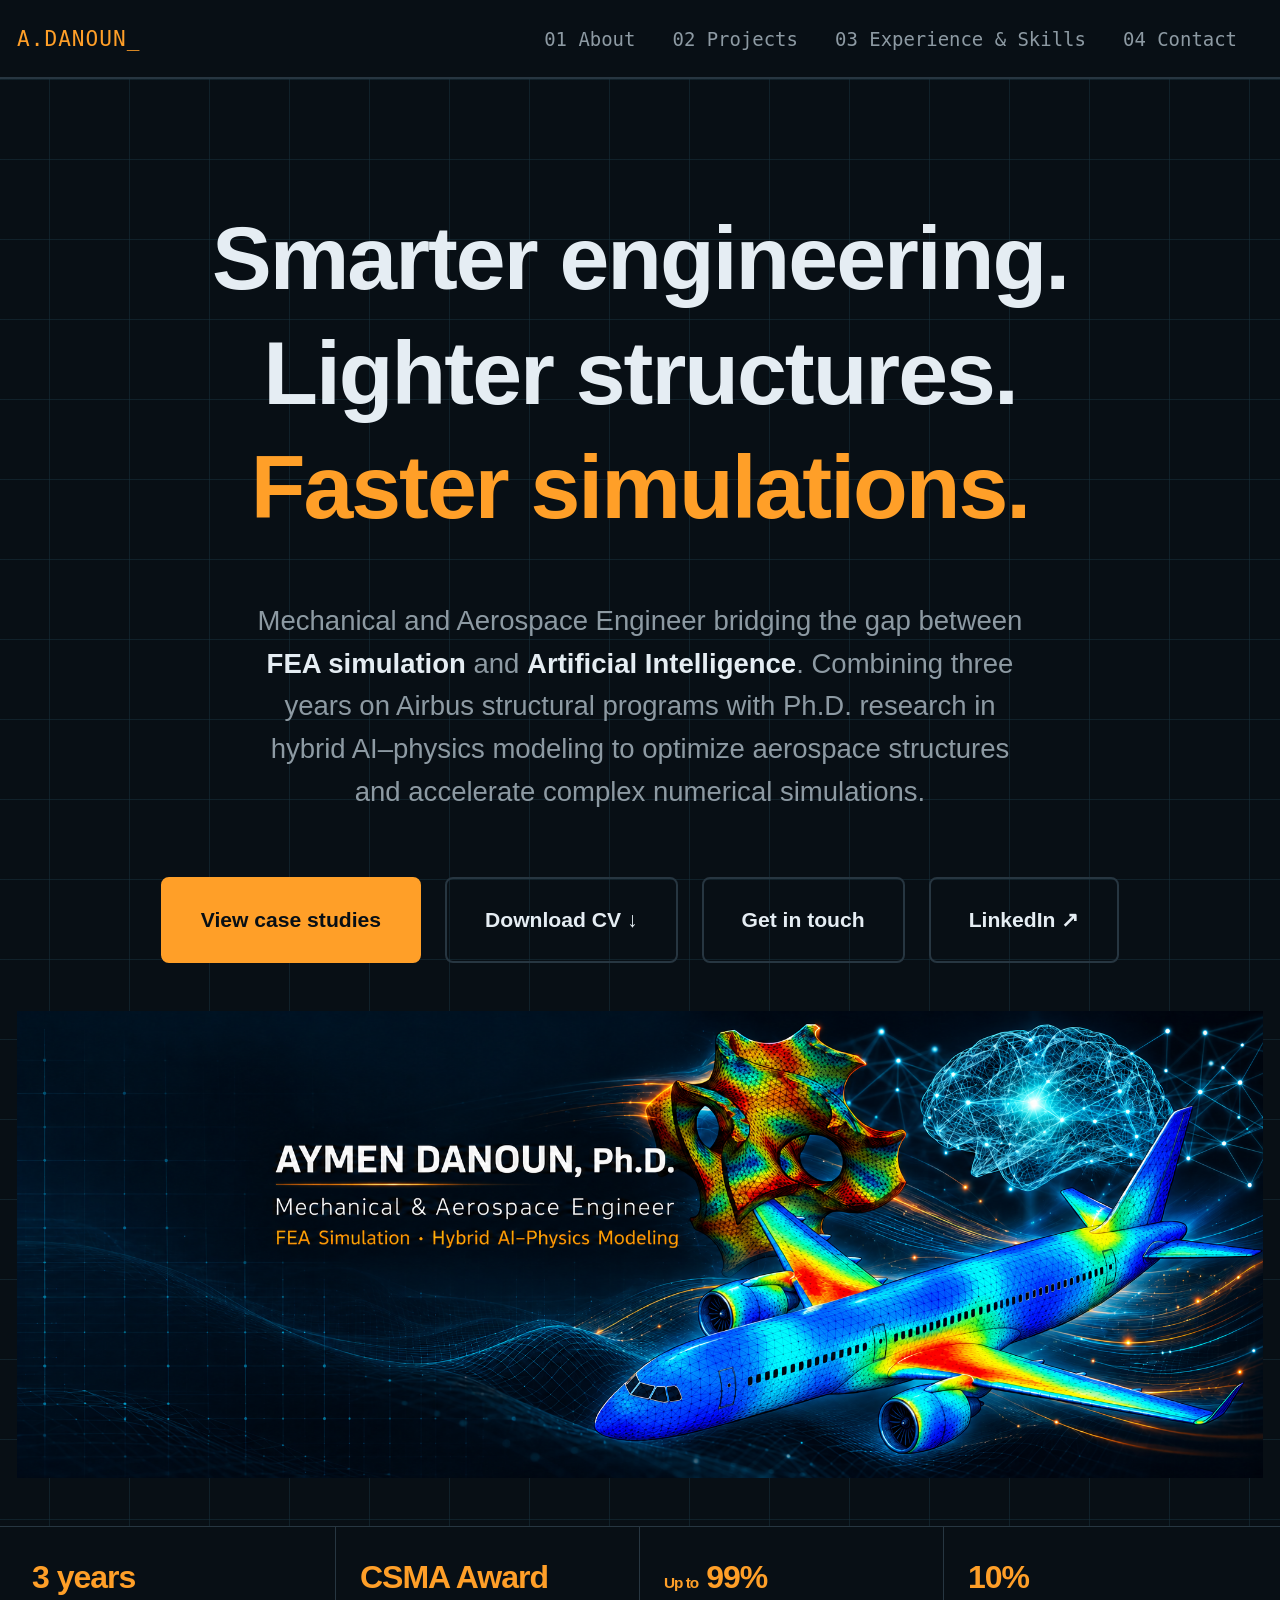
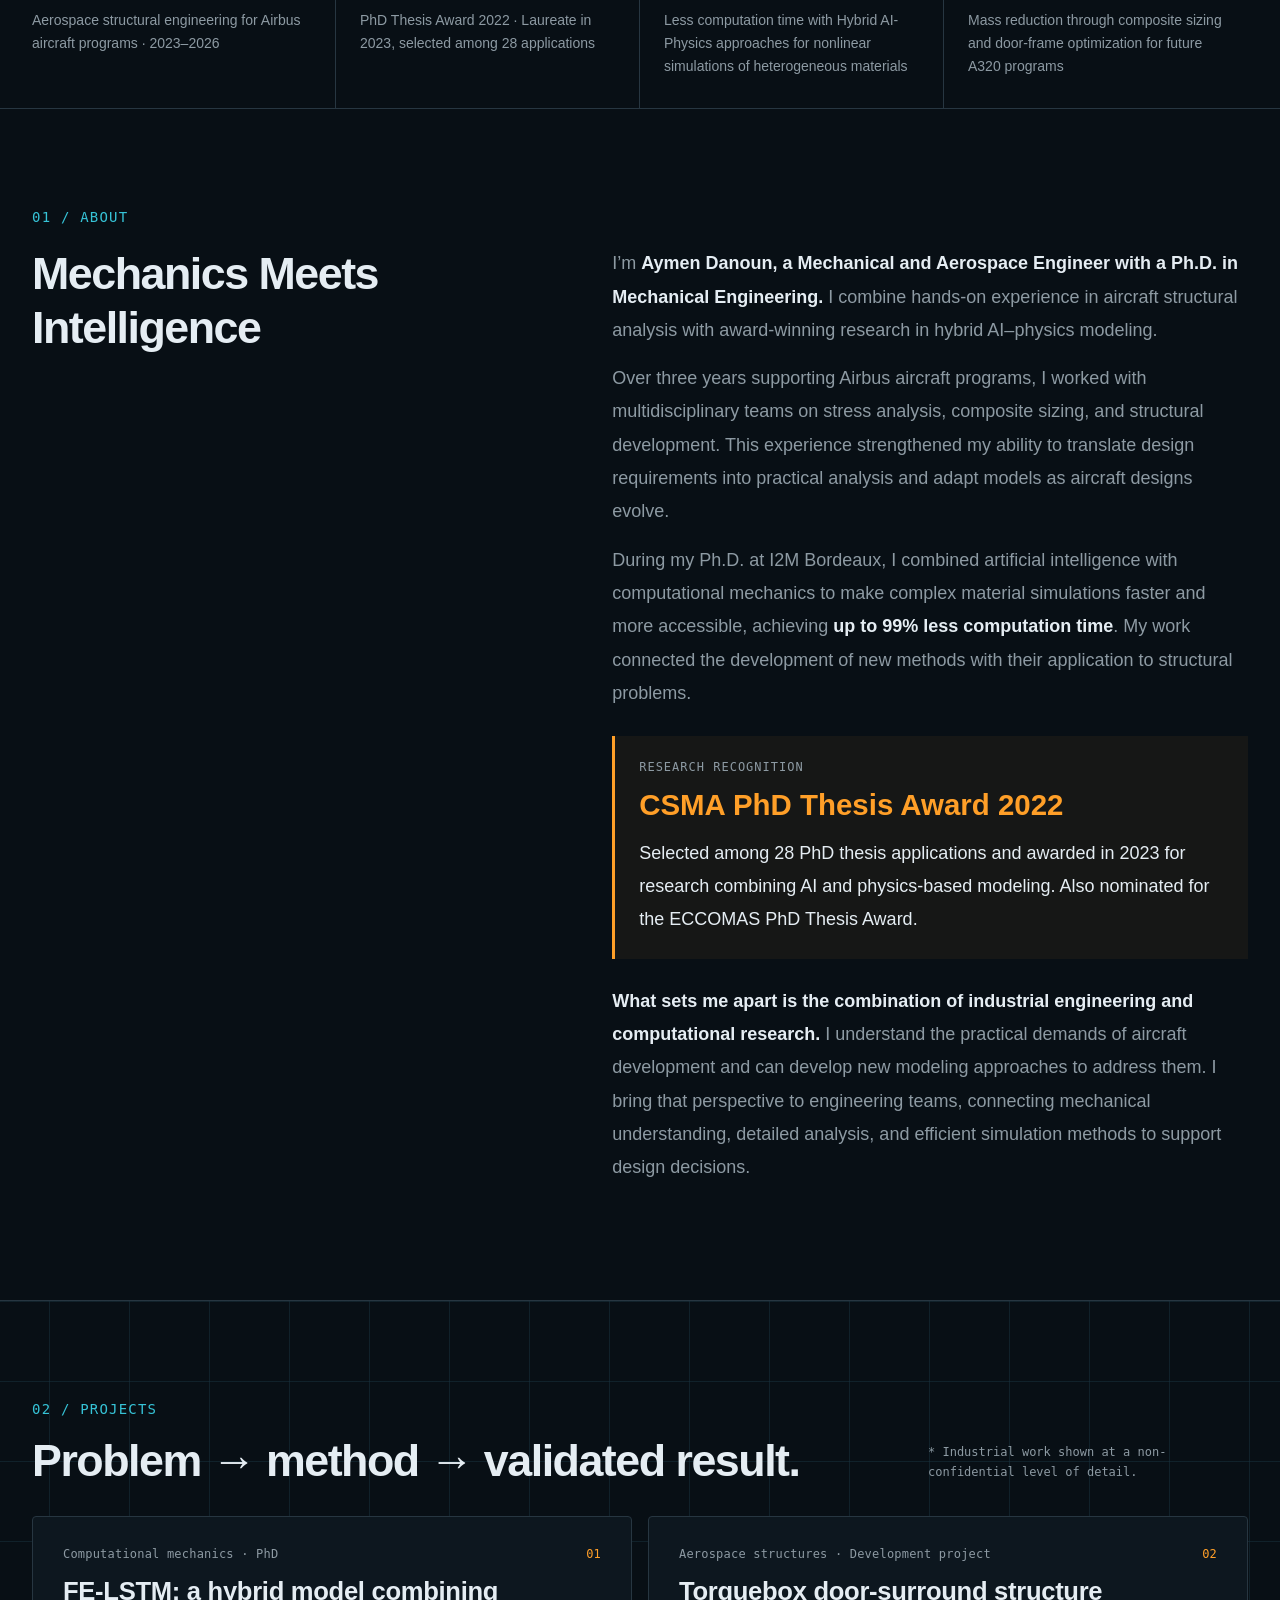
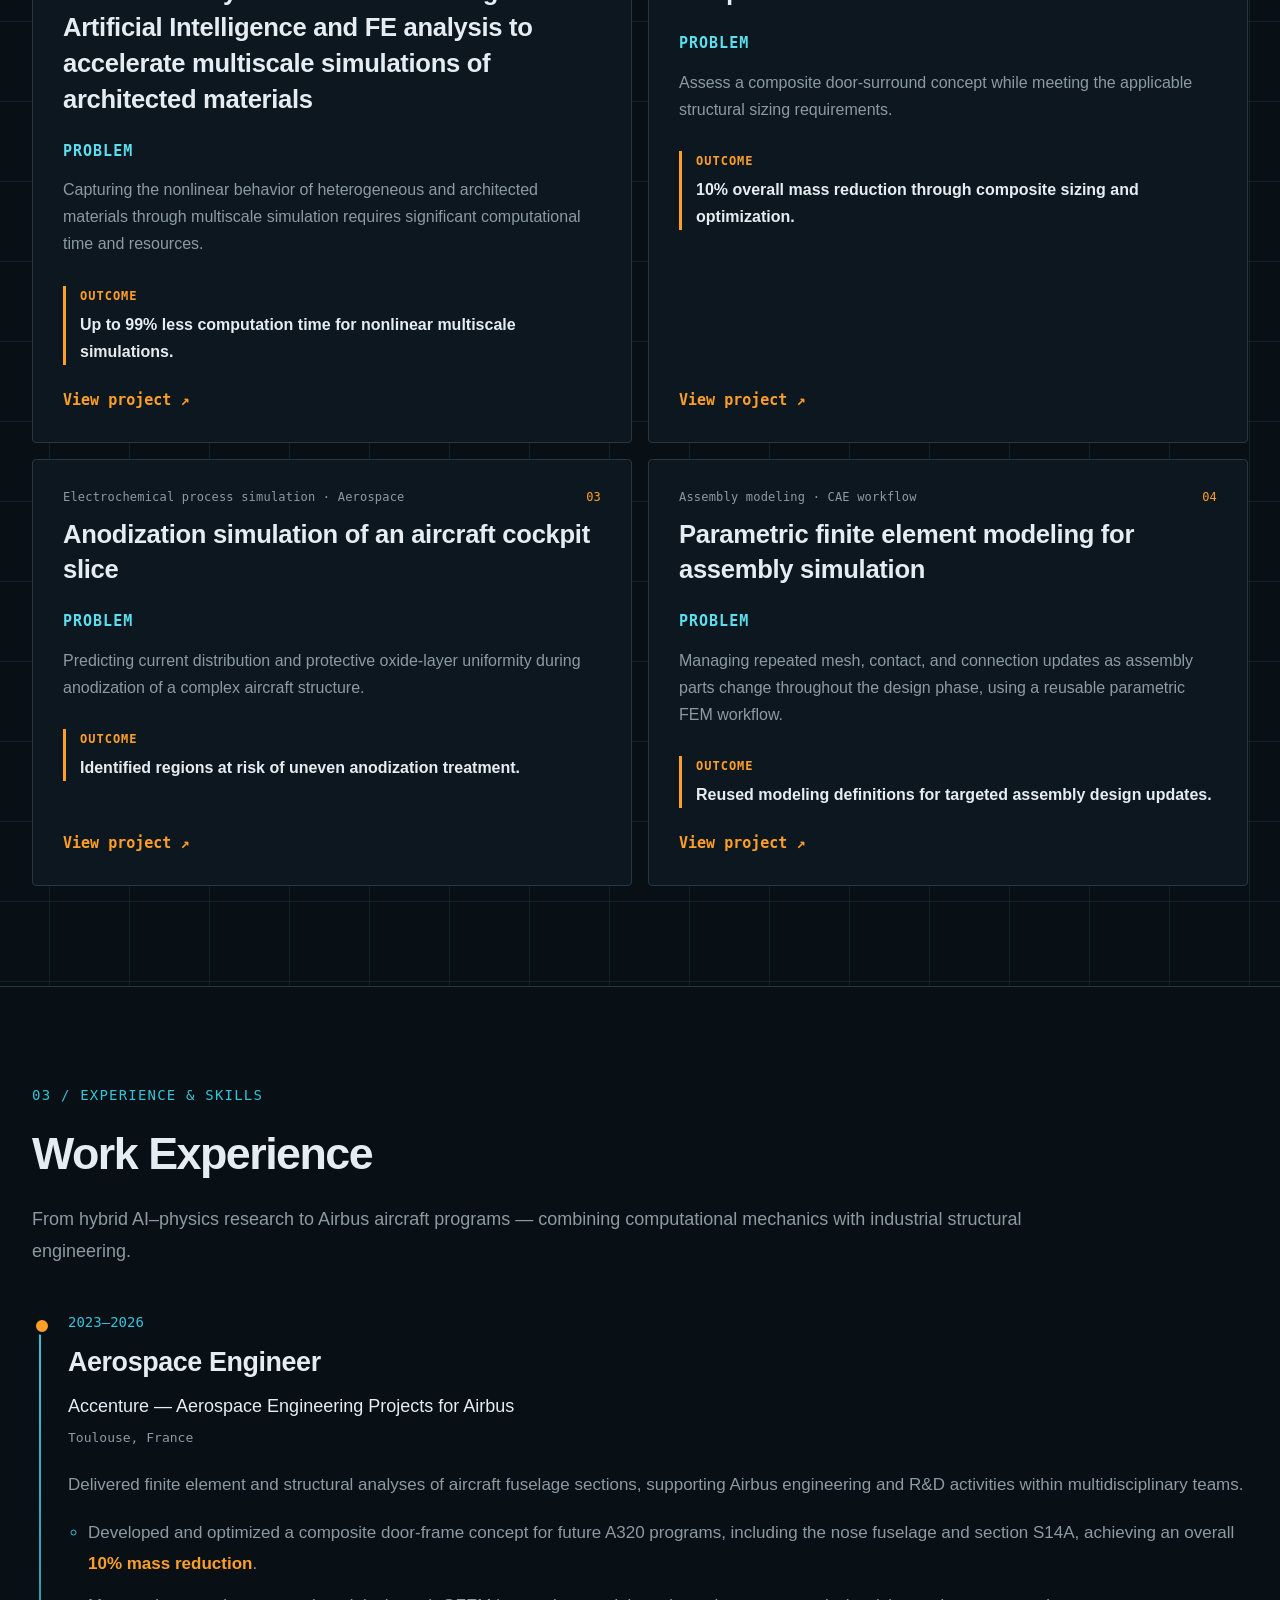
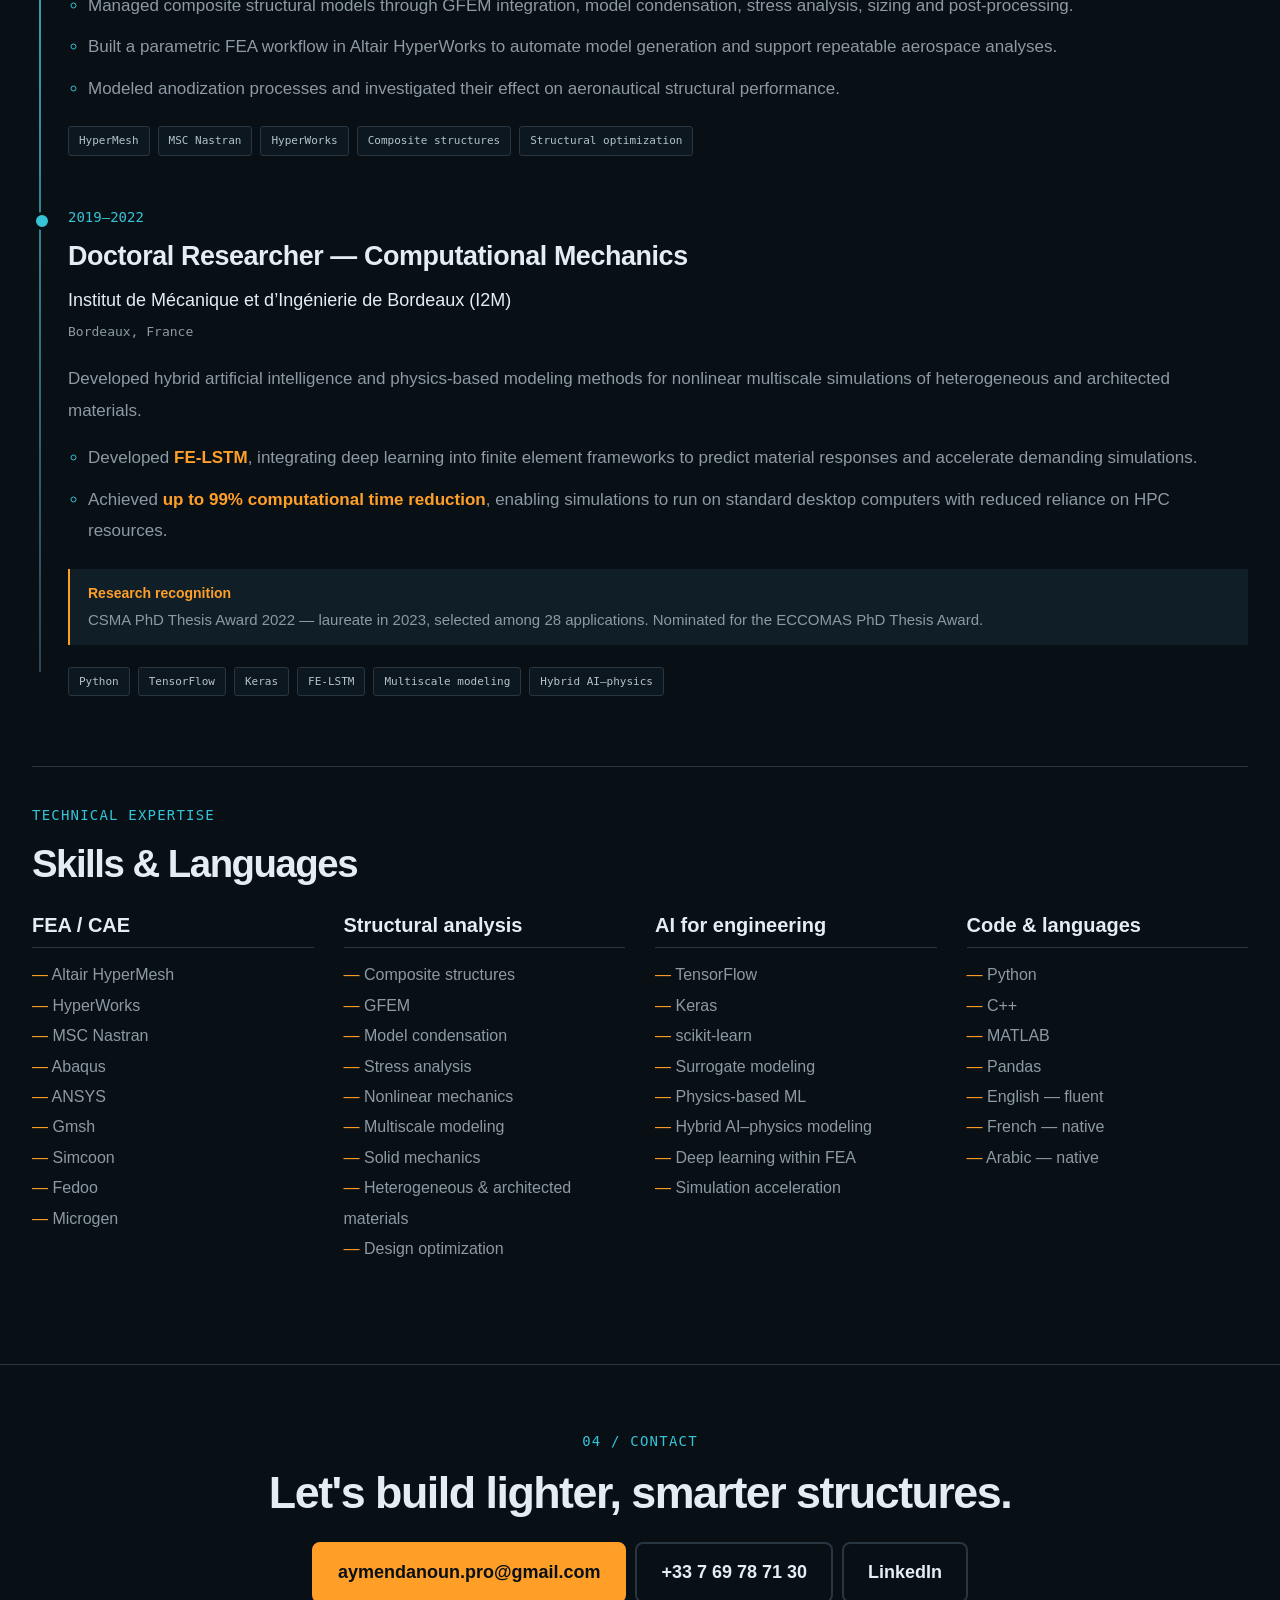
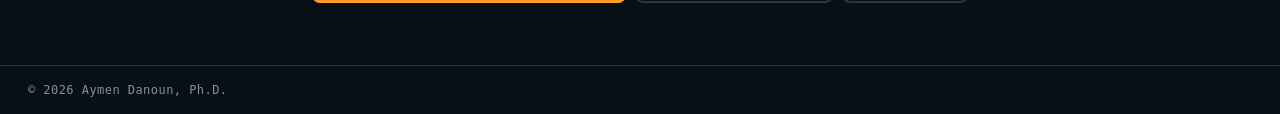
<file: index.html>
<!doctype html><html lang="en"><head><meta charset="utf-8"><meta name="viewport" content="width=device-width,initial-scale=1"><title>Aymen Danoun, Ph.D. — Structural &amp; Computational Mechanics Engineer</title><meta name="description" content="Aerospace FEA, composite structures and AI-accelerated simulation. Airbus programs, FE-LSTM, CSMA Thesis Award."><meta property="og:title" content="Aymen Danoun, Ph.D. — Structural &amp; Computational Mechanics"><meta property="og:description" content="Lighter structures, reliable analyses, faster simulations."><meta property="og:type" content="website"><link rel="stylesheet" href="styles.css"><link rel="stylesheet" href="reference-theme.css?v=centered-hero"></head><body><svg xmlns="http://www.w3.org/2000/svg" width="0" height="0" aria-hidden="true" style="position:absolute"><defs><filter id="remove-white-background" color-interpolation-filters="sRGB"><feColorMatrix type="matrix" values="1 0 0 0 0  0 1 0 0 0  0 0 1 0 0  -1 -1 -1 0 2.7"/><feComponentTransfer><feFuncA type="linear" slope="10" intercept="0"/></feComponentTransfer><feComposite in2="SourceGraphic" operator="in"/></filter><filter id="specimen-dark-background" color-interpolation-filters="sRGB"><feColorMatrix in="SourceGraphic" type="saturate" values="0" result="gray"/><feBlend in="SourceGraphic" in2="gray" mode="difference" result="chroma"/><feColorMatrix in="chroma" type="matrix" values="0 0 0 0 0 0 0 0 0 0 0 0 0 0 0 14 14 14 0 0" result="colorMask"/><feComponentTransfer in="SourceGraphic" result="inverted"><feFuncR type="table" tableValues="1 0"/><feFuncG type="table" tableValues="1 0"/><feFuncB type="table" tableValues="1 0"/></feComponentTransfer><feComposite in="SourceGraphic" in2="colorMask" operator="in" result="colored"/><feComposite in="inverted" in2="colorMask" operator="out" result="neutral"/><feComposite in="colored" in2="neutral" operator="arithmetic" k1="0" k2="1" k3="1" k4="0"/><feComposite in2="SourceGraphic" operator="in"/></filter></defs></svg><a class="skip-link" href="#about">Skip to content</a><nav class="nav"><div class="nav-inner"><a class="brand" href="#top">A.DANOUN_</a><div class="nav-links"><a class="" href="#about">01 About</a><a class="" href="#work">02 Projects</a><a class="" href="#skills">03 Experience &amp; Skills</a><a class="" href="#contact">04 Contact</a></div><a class="nav-cta" href="mailto:aymendanoun.pro@gmail.com">Get in touch</a></div></nav><main><header id="top" class="hero blueprint"><div class="container hero-grid"><div class="hero-copy"><h1>Smarter engineering.<br>Lighter structures.<br><span>Faster simulations.</span></h1><p class="hero-text">Mechanical and Aerospace Engineer bridging the gap between <strong>FEA simulation</strong> and <strong>Artificial Intelligence</strong>. Combining three years on Airbus structural programs with Ph.D. research in hybrid AI–physics modeling to optimize aerospace structures and accelerate complex numerical simulations.</p><div class="hero-actions"><a class="button button-primary" href="#work">View case studies</a><a class="button button-outline" href="assets/CV_DANOUN_Aymen.pdf" download="CV_DANOUN_Aymen.pdf">Download CV ↓</a><a class="button button-outline" href="mailto:aymendanoun.pro@gmail.com">Get in touch</a><a class="button button-outline" href="https://linkedin.com/in/aymen-danoun" target="_blank" rel="noopener noreferrer">LinkedIn ↗</a></div></div><div class="fea-art" role="img" aria-label="Illustration of finite element stress contours on an aircraft fuselage frame"><div class="fea-label mono">FEA / FUSELAGE SECTION <span>CONCEPT ILLUSTRATION</span></div><div class="blueprint-grid"></div><svg class="fea-svg" viewBox="0 0 760 430" xmlns="http://www.w3.org/2000/svg" aria-hidden="true"><defs><linearGradient id="stress" x1="0" y1="1" x2="1" y2="0"><stop offset="0" stop-color="#277d86"/><stop offset=".38" stop-color="#55bba4"/><stop offset=".68" stop-color="#e0c46f"/><stop offset="1" stop-color="#de785b"/></linearGradient><radialGradient id="hot"><stop stop-color="#ea795e" stop-opacity=".8"/><stop offset="1" stop-color="#ea795e" stop-opacity="0"/></radialGradient></defs><ellipse cx="376" cy="214" rx="272" ry="154" fill="#142739" stroke="#597181" stroke-width="2"/><ellipse cx="376" cy="214" rx="231" ry="124" fill="#101b27" stroke="#82959a" stroke-width="2"/><path d="M125 213c50-88 115-130 251-130s204 42 251 130c-48 87-115 132-251 132S175 301 125 213Z" fill="url(#stress)" fill-opacity=".54" stroke="#c5dbd0" stroke-width="2"/><path d="M146 213c48-64 104-94 230-94s182 30 230 94c-48 63-104 95-230 95s-182-32-230-95Z" fill="#142739" stroke="#a5c4b7" stroke-width="1.5"/><ellipse cx="378" cy="213" rx="82" ry="48" fill="#101b27" stroke="#ccddd0" stroke-width="2"/><ellipse cx="378" cy="213" rx="99" ry="65" fill="url(#hot)"/><g fill="none" stroke="#d2e3d8" stroke-width="1" opacity=".72"><path d="M127 213h500M153 170l443 87M153 256l443-87M202 105l352 216M202 321l352-216M286 67l184 292M286 359l184-292"/><path d="M235 90v247M306 72v284M450 72v284M521 90v247" stroke-dasharray="3 6"/></g><g fill="#b8d0c2"><circle cx="127" cy="213" r="4"/><circle cx="628" cy="213" r="4"/><circle cx="378" cy="59" r="4"/><circle cx="378" cy="367" r="4"/></g><g fill="none" stroke="#73c4ad" stroke-width="1"><path d="M624 112h48M624 118h27M126 312h47M126 318h28"/><path d="M593 103l31 9-31 9M176 303l-31 9 31 9"/></g></svg><div class="fea-legend mono"><span>STRESS SCALE</span><i></i><span>LOW</span><span>HIGH</span></div><div class="fea-coord mono">ILLUSTRATIVE · NOT SIMULATION OUTPUT</div></div><section class="portfolio-profile-banner" aria-label="Aymen Danoun engineering banner"><img src="assets/aymen-danoun-banner.png" alt="Aymen Danoun, Ph.D. — Mechanical and Aerospace Engineer. FEA Simulation and Hybrid AI–Physics Modeling, illustrated by an architected material mesh, aircraft simulation, and neural network." width="2048" height="768" fetchpriority="high"></section></div></header><section class="stats" aria-label="Career achievements"><div class="container stats-grid"><div class="stat"><strong>3 years</strong><span>Aerospace structural engineering for Airbus aircraft programs · 2023–2026</span></div><div class="stat"><strong>CSMA Award</strong><span>PhD Thesis Award 2022 · Laureate in 2023, selected among 28 applications</span></div><div class="stat"><strong><small>Up to</small> 99%</strong><span>Less computation time with Hybrid AI-Physics approaches for nonlinear simulations of heterogeneous materials</span></div><div class="stat"><strong>10%</strong><span>Mass reduction through composite sizing and door-frame optimization for future A320 programs</span></div></div></section><section id="about" class="section container about"><p class="section-kicker">01 / ABOUT</p><div class="about-grid"><h2>Mechanics Meets Intelligence</h2><div class="about-body"><p>I’m <strong>Aymen Danoun, a Mechanical and Aerospace Engineer with a Ph.D. in Mechanical Engineering.</strong> I combine hands-on experience in aircraft structural analysis with award-winning research in hybrid AI–physics modeling.</p><p>Over three years supporting Airbus aircraft programs, I worked with multidisciplinary teams on stress analysis, composite sizing, and structural development. This experience strengthened my ability to translate design requirements into practical analysis and adapt models as aircraft designs evolve.</p><p>During my Ph.D. at I2M Bordeaux, I combined artificial intelligence with computational mechanics to make complex material simulations faster and more accessible, achieving <strong>up to 99% less computation time</strong>. My work connected the development of new methods with their application to structural problems.</p><aside class="about-award" aria-label="Doctoral research recognition"><span>RESEARCH RECOGNITION</span><strong>CSMA PhD Thesis Award 2022</strong><p>Selected among 28 PhD thesis applications and awarded in 2023 for research combining AI and physics-based modeling. Also nominated for the ECCOMAS PhD Thesis Award.</p></aside><p><strong>What sets me apart is the combination of industrial engineering and computational research.</strong> I understand the practical demands of aircraft development and can develop new modeling approaches to address them. I bring that perspective to engineering teams, connecting mechanical understanding, detailed analysis, and efficient simulation methods to support design decisions.</p></div></div></section><section id="work" class="section work blueprint"><div class="container"><p class="section-kicker">02 / PROJECTS</p><div class="work-heading"><h2>Problem → method → validated result.</h2><p>* Industrial work shown at a non-confidential level of detail.</p></div><div class="project-grid"><a class="project project-summary" href="projects/fe-lstm.html"><div class="project-top"><span>Computational mechanics · PhD</span><b>01</b></div><h3>FE-LSTM: a hybrid model combining Artificial Intelligence and FE analysis to accelerate multiscale simulations of architected materials</h3><span class="project-problem-label">PROBLEM</span><p>Capturing the nonlinear behavior of heterogeneous and architected materials through multiscale simulation requires significant computational time and resources.</p><div class="project-outcome"><span>OUTCOME</span><p>Up to 99% less computation time for nonlinear multiscale simulations.</p></div><span class="project-open">View project <span aria-hidden="true">↗</span></span></a><a class="project project-summary" href="projects/a320-door-frame.html"><div class="project-top"><span>Aerospace structures · Development project</span><b>02</b></div><h3>Torquebox door-surround structure</h3><span class="project-problem-label">PROBLEM</span><p>Assess a composite door-surround concept while meeting the applicable structural sizing requirements.</p><div class="project-outcome"><span>OUTCOME</span><p>10% overall mass reduction through composite sizing and optimization.</p></div><span class="project-open">View project <span aria-hidden="true">↗</span></span></a><a class="project project-summary" href="projects/anodization.html"><div class="project-top"><span>Electrochemical process simulation · Aerospace</span><b>03</b></div><h3>Anodization simulation of an aircraft cockpit slice</h3><span class="project-problem-label">PROBLEM</span><p>Predicting current distribution and protective oxide-layer uniformity during anodization of a complex aircraft structure.</p><div class="project-outcome"><span>OUTCOME</span><p>Identified regions at risk of uneven anodization treatment.</p></div><span class="project-open">View project <span aria-hidden="true">↗</span></span></a><a class="project project-summary" href="projects/fea-automation.html"><div class="project-top"><span>Assembly modeling · CAE workflow</span><b>04</b></div><h3>Parametric finite element modeling for assembly simulation</h3><span class="project-problem-label">PROBLEM</span><p>Managing repeated mesh, contact, and connection updates as assembly parts change throughout the design phase, using a reusable parametric FEM workflow.</p><div class="project-outcome"><span>OUTCOME</span><p>Reused modeling definitions for targeted assembly design updates.</p></div><span class="project-open">View project <span aria-hidden="true">↗</span></span></a></div></div></section><section id="skills" class="section container skills"><p class="section-kicker">03 / EXPERIENCE &amp; SKILLS</p><div class="career-heading"><h2>Work Experience</h2><p>From hybrid AI–physics research to Airbus aircraft programs — combining computational mechanics with industrial structural engineering.</p></div><ol class="career-timeline"><li class="career-entry"><p class="career-date">2023–2026</p><h3>Aerospace Engineer</h3><p class="career-employer">Accenture — Aerospace Engineering Projects for Airbus <span>Toulouse, France</span></p><p class="career-summary">Delivered finite element and structural analyses of aircraft fuselage sections, supporting Airbus engineering and R&amp;D activities within multidisciplinary teams.</p><ul class="career-contributions"><li>Developed and optimized a composite door-frame concept for future A320 programs, including the nose fuselage and section S14A, achieving an overall <strong>10% mass reduction</strong>.</li><li>Managed composite structural models through GFEM integration, model condensation, stress analysis, sizing and post-processing.</li><li>Built a parametric FEA workflow in Altair HyperWorks to automate model generation and support repeatable aerospace analyses.</li><li>Modeled anodization processes and investigated their effect on aeronautical structural performance.</li></ul><div class="career-tools"><span>HyperMesh</span><span>MSC Nastran</span><span>HyperWorks</span><span>Composite structures</span><span>Structural optimization</span></div></li><li class="career-entry"><p class="career-date">2019–2022</p><h3>Doctoral Researcher — Computational Mechanics</h3><p class="career-employer">Institut de Mécanique et d’Ingénierie de Bordeaux (I2M) <span>Bordeaux, France</span></p><p class="career-summary">Developed hybrid artificial intelligence and physics-based modeling methods for nonlinear multiscale simulations of heterogeneous and architected materials.</p><ul class="career-contributions"><li>Developed <strong>FE-LSTM</strong>, integrating deep learning into finite element frameworks to predict material responses and accelerate demanding simulations.</li><li>Achieved <strong>up to 99% computational time reduction</strong>, enabling simulations to run on standard desktop computers with reduced reliance on HPC resources.</li></ul><p class="career-recognition"><strong>Research recognition</strong> CSMA PhD Thesis Award 2022 — laureate in 2023, selected among 28 applications. Nominated for the ECCOMAS PhD Thesis Award.</p><div class="career-tools"><span>Python</span><span>TensorFlow</span><span>Keras</span><span>FE-LSTM</span><span>Multiscale modeling</span><span>Hybrid AI–physics</span></div></li></ol><div class="toolkit-heading"><p class="section-kicker">TECHNICAL EXPERTISE</p><h2>Skills &amp; Languages</h2></div><div class="skill-grid"><div><h3>FEA / CAE</h3><ul><li>Altair HyperMesh</li><li>HyperWorks</li><li>MSC Nastran</li><li>Abaqus</li><li>ANSYS</li><li>Gmsh</li><li>Simcoon</li><li>Fedoo</li><li>Microgen</li></ul></div><div><h3>Structural analysis</h3><ul><li>Composite structures</li><li>GFEM</li><li>Model condensation</li><li>Stress analysis</li><li>Nonlinear mechanics</li><li>Multiscale modeling</li><li>Solid mechanics</li><li>Heterogeneous &amp; architected materials</li><li>Design optimization</li></ul></div><div><h3>AI for engineering</h3><ul><li>TensorFlow</li><li>Keras</li><li>scikit-learn</li><li>Surrogate modeling</li><li>Physics-based ML</li><li>Hybrid AI–physics modeling</li><li>Deep learning within FEA</li><li>Simulation acceleration</li></ul></div><div><h3>Code &amp; languages</h3><ul><li>Python</li><li>C++</li><li>MATLAB</li><li>Pandas</li><li>English — fluent</li><li>French — native</li><li>Arabic — native</li></ul></div></div></section><section id="contact" class="contact"><div class="container contact-inner"><p class="section-kicker">04 / CONTACT</p><h2>Let&#x27;s build lighter, smarter structures.</h2><div class="contact-actions"><a class="button button-primary" href="mailto:aymendanoun.pro@gmail.com">aymendanoun.pro@gmail.com</a><a class="button button-outline" href="tel:+33769787130">+33 7 69 78 71 30</a><a class="button button-outline" href="https://linkedin.com/in/aymen-danoun">LinkedIn</a></div></div><footer>© 2026 Aymen Danoun, Ph.D.</footer></section></main></body></html>
</file>
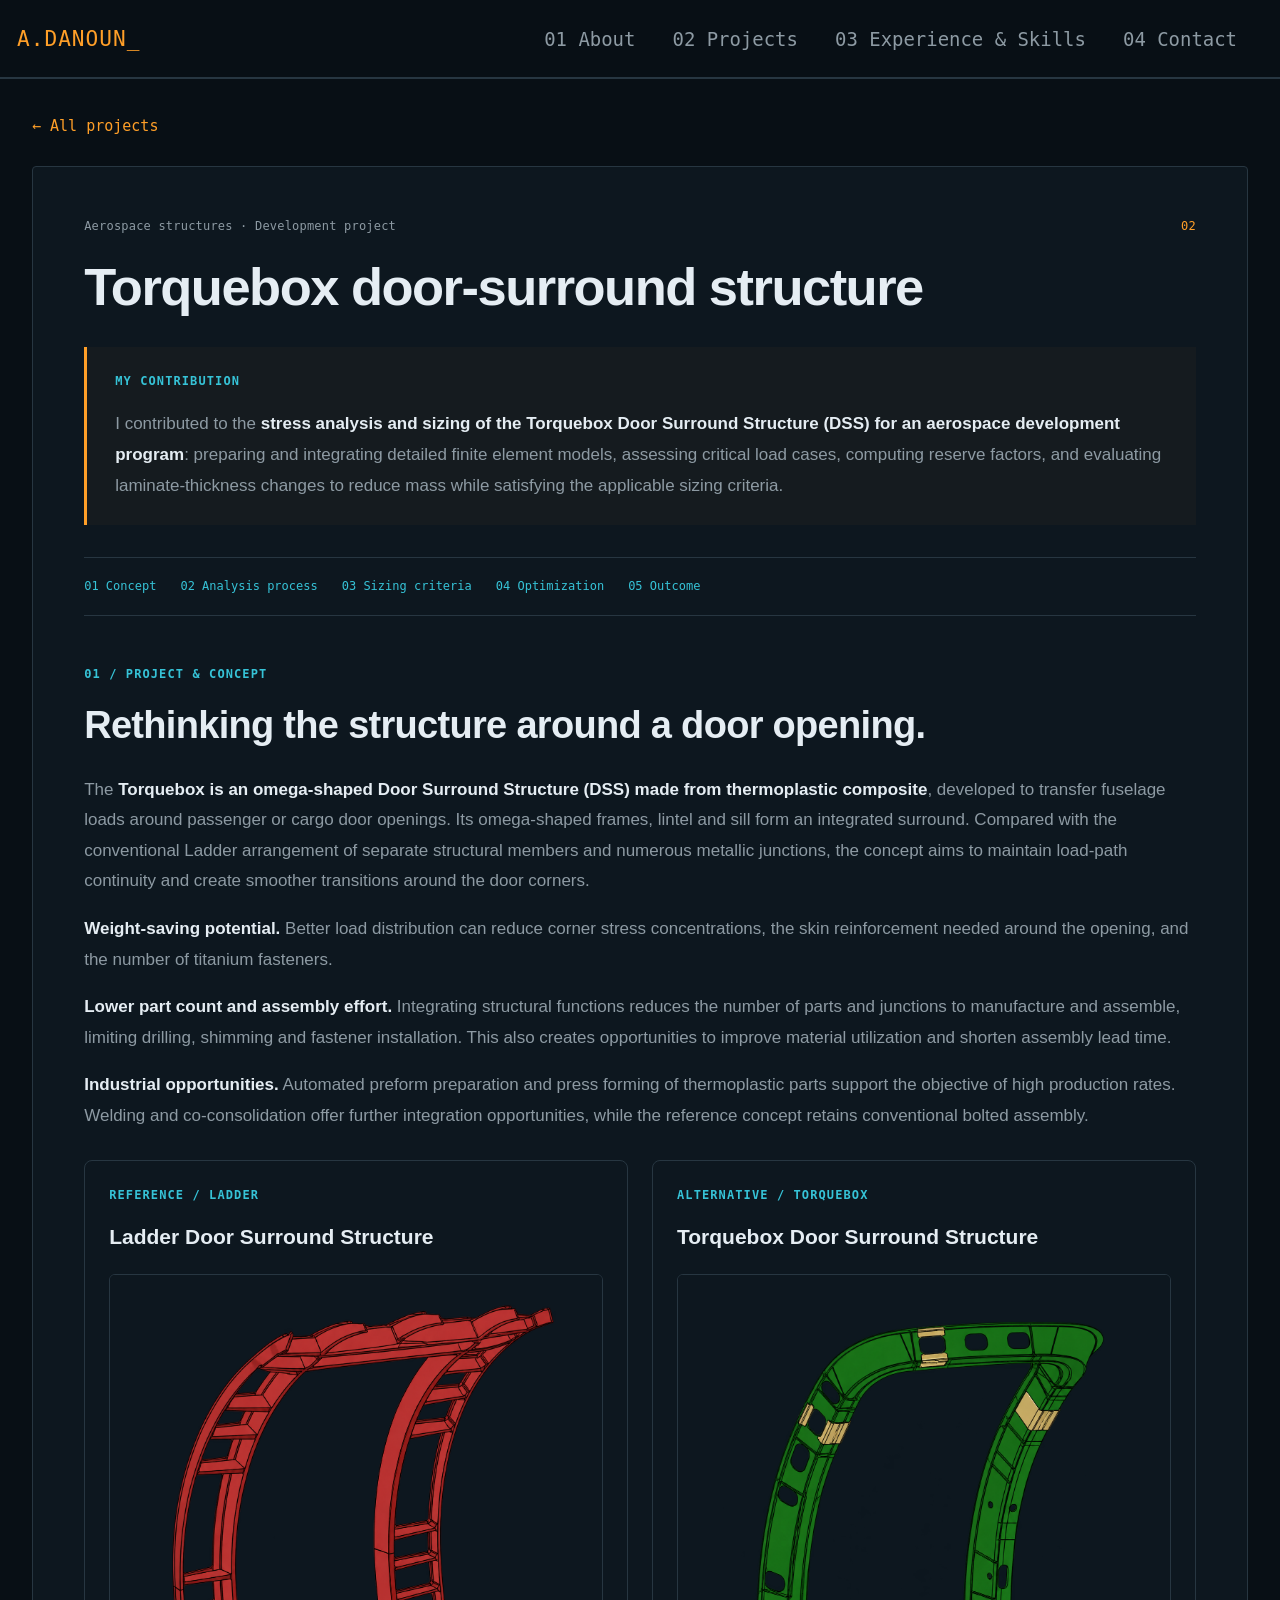
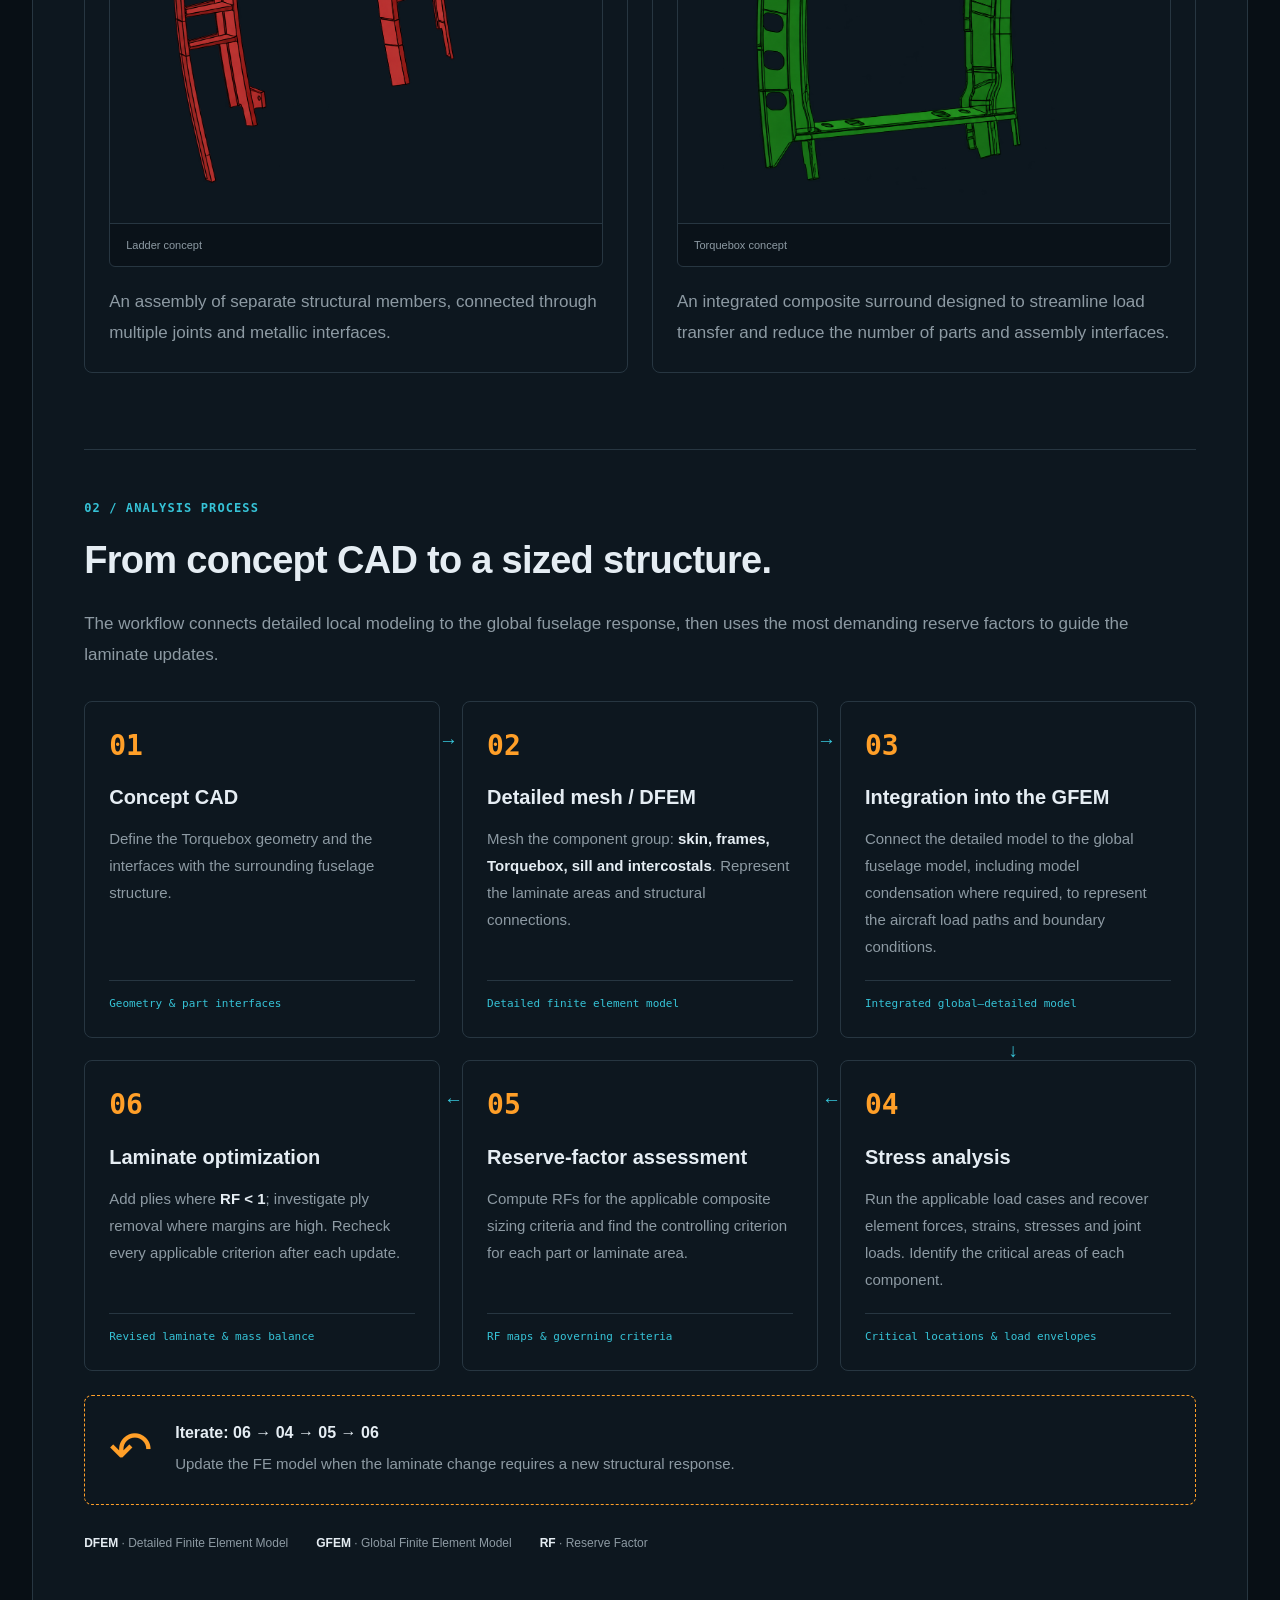
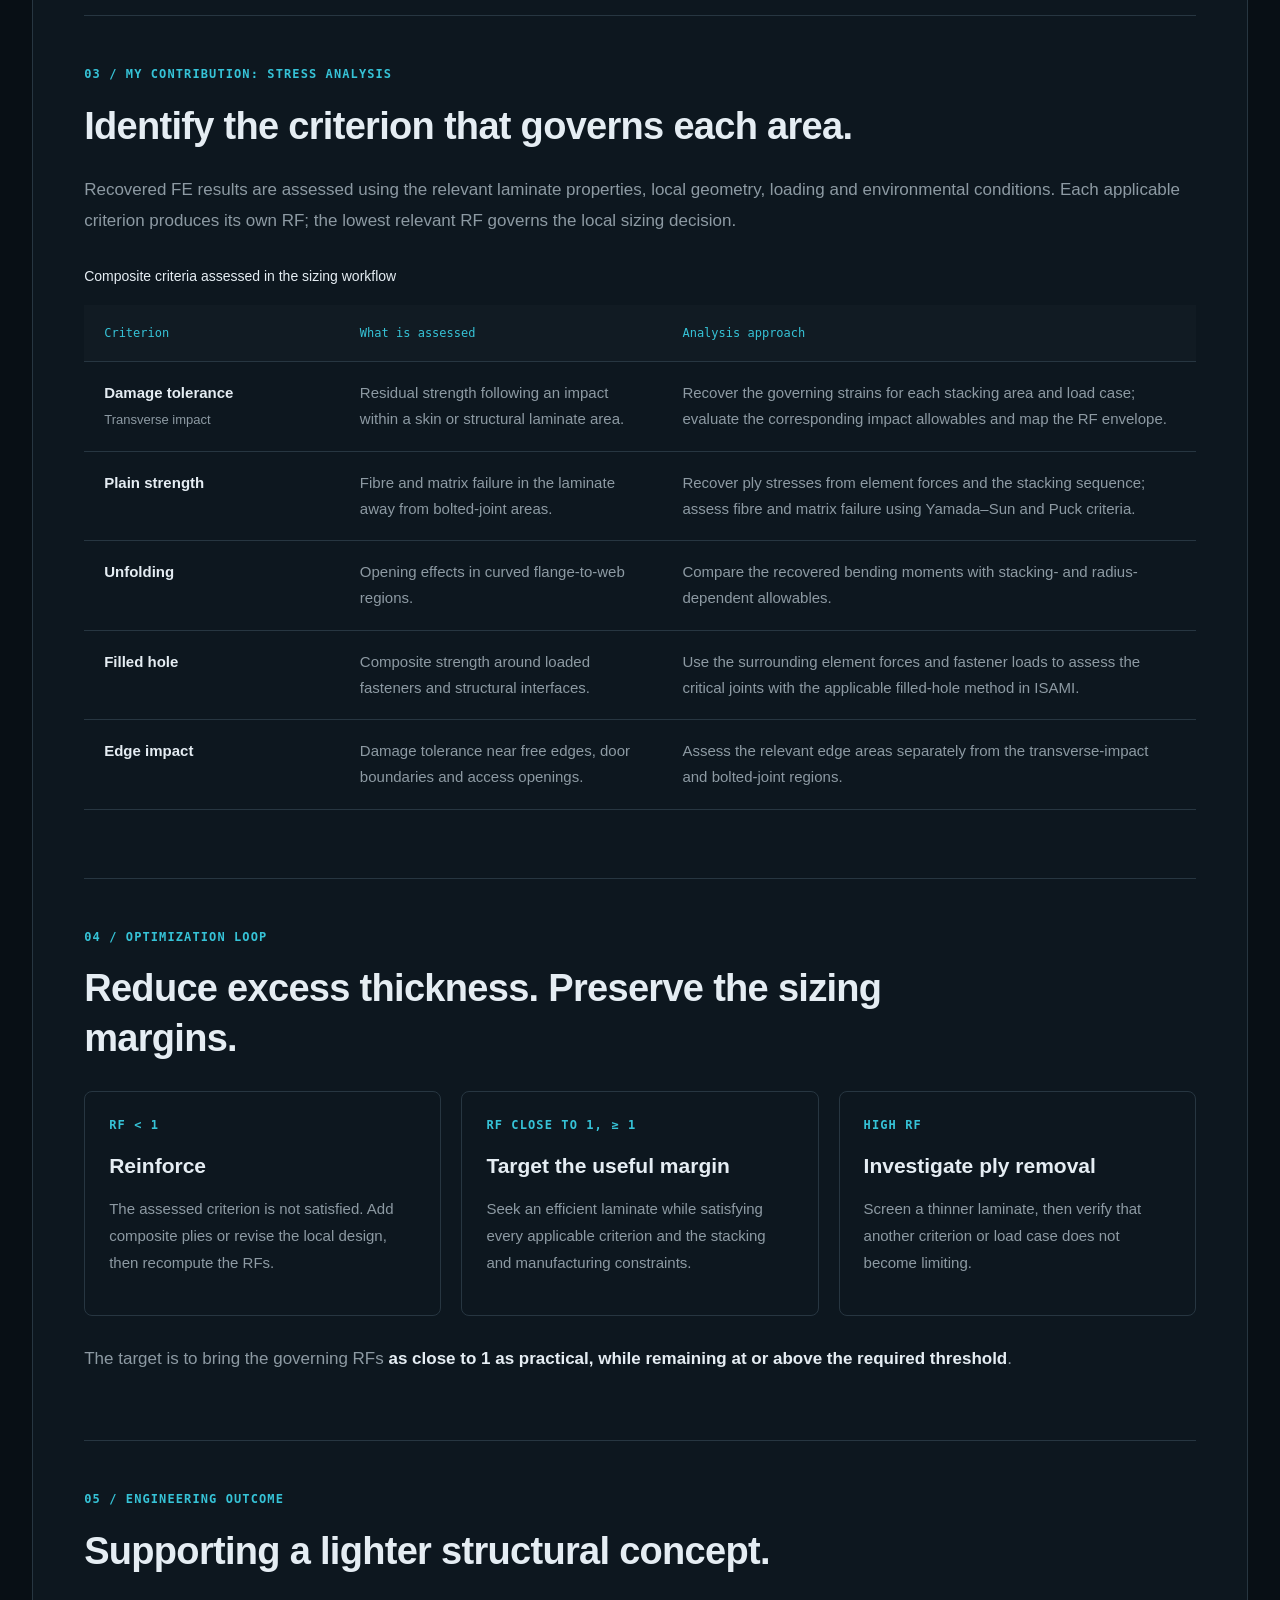
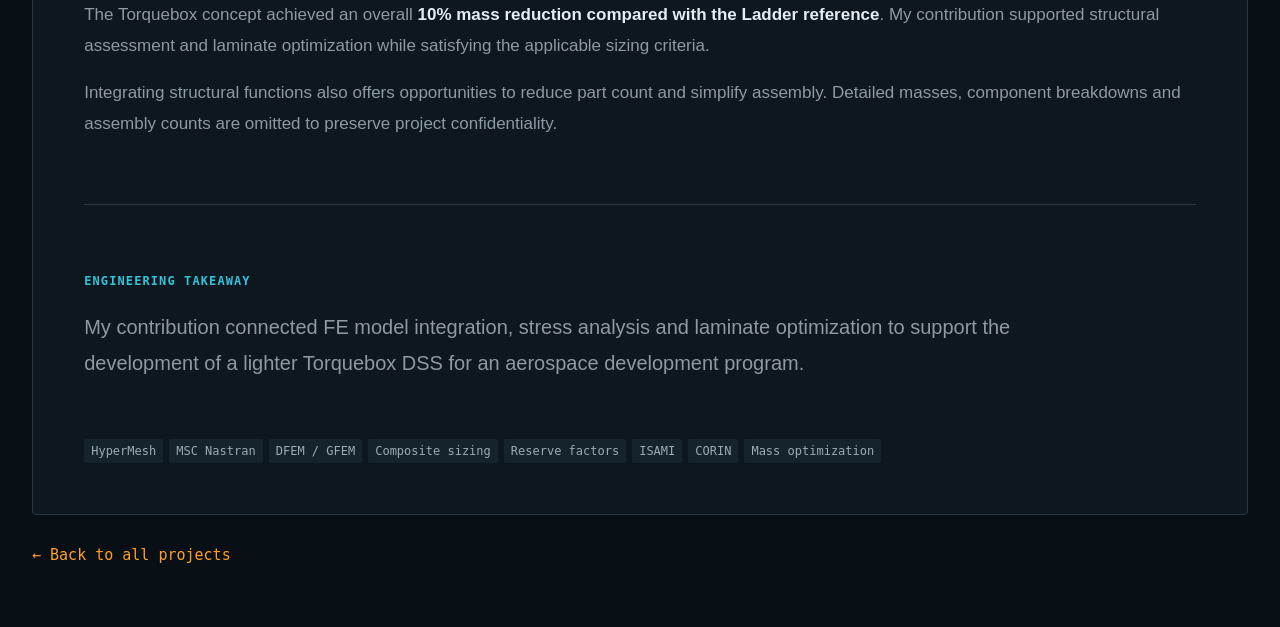
<file: projects/a320-door-frame.html>
<!doctype html><html lang="en"><head><base href="../"><meta charset="utf-8"><meta name="viewport" content="width=device-width,initial-scale=1"><title>Torquebox door-surround structure — Aymen Danoun</title><meta name="description" content="Stress analysis, FE model integration and composite sizing of a Torquebox door-surround structure for an aerospace development program."><meta property="og:title" content="Aymen Danoun, Ph.D. — Structural &amp; Computational Mechanics"><meta property="og:description" content="Lighter structures, reliable analyses, faster simulations."><meta property="og:type" content="website"><link rel="stylesheet" href="styles.css"><link rel="stylesheet" href="reference-theme.css?v=centered-hero"><link rel="stylesheet" href="projects/torquebox.css?v=matched-background"></head><body><svg xmlns="http://www.w3.org/2000/svg" width="0" height="0" aria-hidden="true" style="position:absolute"><defs><filter id="remove-white-background" color-interpolation-filters="sRGB"><feColorMatrix type="matrix" values="1 0 0 0 0  0 1 0 0 0  0 0 1 0 0  -1 -1 -1 0 2.7"/><feComponentTransfer><feFuncA type="linear" slope="10" intercept="0"/></feComponentTransfer><feComposite in2="SourceGraphic" operator="in"/></filter><filter id="specimen-dark-background" color-interpolation-filters="sRGB"><feColorMatrix in="SourceGraphic" type="saturate" values="0" result="gray"/><feBlend in="SourceGraphic" in2="gray" mode="difference" result="chroma"/><feColorMatrix in="chroma" type="matrix" values="0 0 0 0 0 0 0 0 0 0 0 0 0 0 0 14 14 14 0 0" result="colorMask"/><feComponentTransfer in="SourceGraphic" result="inverted"><feFuncR type="table" tableValues="1 0"/><feFuncG type="table" tableValues="1 0"/><feFuncB type="table" tableValues="1 0"/></feComponentTransfer><feComposite in="SourceGraphic" in2="colorMask" operator="in" result="colored"/><feComposite in="inverted" in2="colorMask" operator="out" result="neutral"/><feComposite in="colored" in2="neutral" operator="arithmetic" k1="0" k2="1" k3="1" k4="0"/><feComposite in2="SourceGraphic" operator="in"/></filter></defs></svg><nav class="nav"><div class="nav-inner"><a class="brand" href="index.html#top">A.DANOUN_</a><div class="nav-links"><a class="" href="index.html#about">01 About</a><a class="" href="index.html#work">02 Projects</a><a class="" href="index.html#skills">03 Experience &amp; Skills</a><a class="" href="index.html#contact">04 Contact</a></div><a class="nav-cta" href="mailto:aymendanoun.pro@gmail.com">Get in touch</a></div></nav><main class="container project-detail-page"><a class="project-back" href="index.html#work">← All projects</a><article class="project tb-project">
<header class="tb-intro"><div class="project-top"><span>Aerospace structures · Development project</span><b>02</b></div>
<h1>Torquebox door-surround structure</h1>


</header>
<aside class="tb-contribution" aria-labelledby="tb-contribution-title"><p class="tb-kicker" id="tb-contribution-title">MY CONTRIBUTION</p><p>I contributed to the <strong>stress analysis and sizing of the Torquebox Door Surround Structure (DSS) for an aerospace development program</strong>: preparing and integrating detailed finite element models, assessing critical load cases, computing reserve factors, and evaluating laminate-thickness changes to reduce mass while satisfying the applicable sizing criteria.</p></aside>
<nav class="tb-contents" aria-label="Case study sections"><a href="projects/a320-door-frame.html#concept">01 Concept</a><a href="projects/a320-door-frame.html#workflow">02 Analysis process</a><a href="projects/a320-door-frame.html#criteria">03 Sizing criteria</a><a href="projects/a320-door-frame.html#optimization">04 Optimization</a><a href="projects/a320-door-frame.html#mass">05 Outcome</a></nav>
<section class="tb-section" id="concept"><p class="tb-kicker">01 / PROJECT &amp; CONCEPT</p><h2>Rethinking the structure around a door opening.</h2>
<p>The <strong>Torquebox is an omega-shaped Door Surround Structure (DSS) made from thermoplastic composite</strong>, developed to transfer fuselage loads around passenger or cargo door openings. Its omega-shaped frames, lintel and sill form an integrated surround. Compared with the conventional Ladder arrangement of separate structural members and numerous metallic junctions, the concept aims to maintain load-path continuity and create smoother transitions around the door corners.</p>
<p><strong>Weight-saving potential.</strong> Better load distribution can reduce corner stress concentrations, the skin reinforcement needed around the opening, and the number of titanium fasteners.</p>
<p><strong>Lower part count and assembly effort.</strong> Integrating structural functions reduces the number of parts and junctions to manufacture and assemble, limiting drilling, shimming and fastener installation. This also creates opportunities to improve material utilization and shorten assembly lead time.</p>
<p><strong>Industrial opportunities.</strong> Automated preform preparation and press forming of thermoplastic parts support the objective of high production rates. Welding and co-consolidation offer further integration opportunities, while the reference concept retains conventional bolted assembly.</p>
<div class="tb-concept-grid"><div class="tb-concept-card"><p class="tb-kicker">REFERENCE / LADDER</p><h3>Ladder Door Surround Structure</h3><figure class="tb-concept-2d tb-restored-reference"><div class="tb-reference-image-stage"><img src="assets/torquebox/ladder-restored.png?v=1" alt="Ladder concept with curved built-up frames, lintel and connecting webs. Clean illustration reconstructed from the supplied presentation image." width="1123" height="1401"></div><figcaption>Ladder concept</figcaption></figure><p>An assembly of separate structural members, connected through multiple joints and metallic interfaces.</p></div>
<div class="tb-concept-card"><p class="tb-kicker">ALTERNATIVE / TORQUEBOX</p><h3>Torquebox Door Surround Structure</h3><figure class="tb-concept-2d tb-restored-reference"><div class="tb-reference-image-stage"><img src="assets/torquebox/torquebox-restored.png?v=1" alt="Green Torquebox door surround with access openings, splice areas and lower sill. Clean illustration reconstructed from the supplied presentation image." width="1124" height="1399"></div><figcaption>Torquebox concept</figcaption></figure><p>An integrated composite surround designed to streamline load transfer and reduce the number of parts and assembly interfaces.</p></div></div>


</section>
<section class="tb-section" id="workflow"><p class="tb-kicker">02 / ANALYSIS PROCESS</p><h2>From concept CAD to a sized structure.</h2><p>The workflow connects detailed local modeling to the global fuselage response, then uses the most demanding reserve factors to guide the laminate updates.</p>
<ol class="tb-workflow" aria-label="Six-stage modeling and sizing process">
<li><span class="tb-step-number">01</span><h3>Concept CAD</h3><p>Define the Torquebox geometry and the interfaces with the surrounding fuselage structure.</p><span class="tb-output">Geometry &amp; part interfaces</span></li>
<li><span class="tb-step-number">02</span><h3>Detailed mesh / DFEM</h3><p>Mesh the component group: <strong>skin, frames, Torquebox, sill and intercostals</strong>. Represent the laminate areas and structural connections.</p><span class="tb-output">Detailed finite element model</span></li>
<li><span class="tb-step-number">03</span><h3>Integration into the GFEM</h3><p>Connect the detailed model to the global fuselage model, including model condensation where required, to represent the aircraft load paths and boundary conditions.</p><span class="tb-output">Integrated global–detailed model</span></li>
<li><span class="tb-step-number">04</span><h3>Stress analysis</h3><p>Run the applicable load cases and recover element forces, strains, stresses and joint loads. Identify the critical areas of each component.</p><span class="tb-output">Critical locations &amp; load envelopes</span></li>
<li><span class="tb-step-number">05</span><h3>Reserve-factor assessment</h3><p>Compute RFs for the applicable composite sizing criteria and find the controlling criterion for each part or laminate area.</p><span class="tb-output">RF maps &amp; governing criteria</span></li>
<li><span class="tb-step-number">06</span><h3>Laminate optimization</h3><p>Add plies where <strong>RF &lt; 1</strong>; investigate ply removal where margins are high. Recheck every applicable criterion after each update.</p><span class="tb-output">Revised laminate &amp; mass balance</span></li>
</ol>
<div class="tb-loop"><span aria-hidden="true">↶</span><div><strong>Iterate: 06 → 04 → 05 → 06</strong><p>Update the FE model when the laminate change requires a new structural response.</p></div></div>
<div class="tb-glossary"><p><strong>DFEM</strong> · Detailed Finite Element Model</p><p><strong>GFEM</strong> · Global Finite Element Model</p><p><strong>RF</strong> · Reserve Factor</p></div>
</section>
<section class="tb-section" id="criteria"><p class="tb-kicker">03 / MY CONTRIBUTION: STRESS ANALYSIS</p><h2>Identify the criterion that governs each area.</h2><p>Recovered FE results are assessed using the relevant laminate properties, local geometry, loading and environmental conditions. Each applicable criterion produces its own RF; the lowest relevant RF governs the local sizing decision.</p>
<div class="tb-table-wrap"><table class="tb-table"><caption>Composite criteria assessed in the sizing workflow</caption><thead><tr><th scope="col">Criterion</th><th scope="col">What is assessed</th><th scope="col">Analysis approach</th></tr></thead><tbody>
<tr><th scope="row">Damage tolerance<br><span>Transverse impact</span></th><td>Residual strength following an impact within a skin or structural laminate area.</td><td>Recover the governing strains for each stacking area and load case; evaluate the corresponding impact allowables and map the RF envelope.</td></tr>
<tr><th scope="row">Plain strength</th><td>Fibre and matrix failure in the laminate away from bolted-joint areas.</td><td>Recover ply stresses from element forces and the stacking sequence; assess fibre and matrix failure using Yamada–Sun and Puck criteria.</td></tr>
<tr><th scope="row">Unfolding</th><td>Opening effects in curved flange-to-web regions.</td><td>Compare the recovered bending moments with stacking- and radius-dependent allowables.</td></tr>
<tr><th scope="row">Filled hole</th><td>Composite strength around loaded fasteners and structural interfaces.</td><td>Use the surrounding element forces and fastener loads to assess the critical joints with the applicable filled-hole method in ISAMI.</td></tr>
<tr><th scope="row">Edge impact</th><td>Damage tolerance near free edges, door boundaries and access openings.</td><td>Assess the relevant edge areas separately from the transverse-impact and bolted-joint regions.</td></tr>
</tbody></table></div>

</section>
<section class="tb-section" id="optimization"><p class="tb-kicker">04 / OPTIMIZATION LOOP</p><h2>Reduce excess thickness. Preserve the sizing margins.</h2>
<div class="tb-rf-grid"><div class="tb-rf-card"><span class="tb-kicker">RF &lt; 1</span><h3>Reinforce</h3><p>The assessed criterion is not satisfied. Add composite plies or revise the local design, then recompute the RFs.</p></div><div class="tb-rf-card"><span class="tb-kicker">RF CLOSE TO 1, ≥ 1</span><h3>Target the useful margin</h3><p>Seek an efficient laminate while satisfying every applicable criterion and the stacking and manufacturing constraints.</p></div><div class="tb-rf-card"><span class="tb-kicker">HIGH RF</span><h3>Investigate ply removal</h3><p>Screen a thinner laminate, then verify that another criterion or load case does not become limiting.</p></div></div>
<p>The target is to bring the governing RFs <strong>as close to 1 as practical, while remaining at or above the required threshold</strong>.</p>

</section>
<section class="tb-section" id="mass"><p class="tb-kicker">05 / ENGINEERING OUTCOME</p><h2>Supporting a lighter structural concept.</h2>
<p>The Torquebox concept achieved an overall <strong>10% mass reduction compared with the Ladder reference</strong>. My contribution supported structural assessment and laminate optimization while satisfying the applicable sizing criteria.</p>
<p>Integrating structural functions also offers opportunities to reduce part count and simplify assembly. Detailed masses, component breakdowns and assembly counts are omitted to preserve project confidentiality.</p>
</section>
<aside class="tb-takeaway"><p class="tb-kicker">ENGINEERING TAKEAWAY</p><p>My contribution connected FE model integration, stress analysis and laminate optimization to support the development of a lighter Torquebox DSS for an aerospace development program.</p></aside>
<div class="tags"><span>HyperMesh</span><span>MSC Nastran</span><span>DFEM / GFEM</span><span>Composite sizing</span><span>Reserve factors</span><span>ISAMI</span><span>CORIN</span><span>Mass optimization</span></div>
</article><a class="project-back project-back-bottom" href="index.html#work">← Back to all projects</a></main></body></html>
</file>
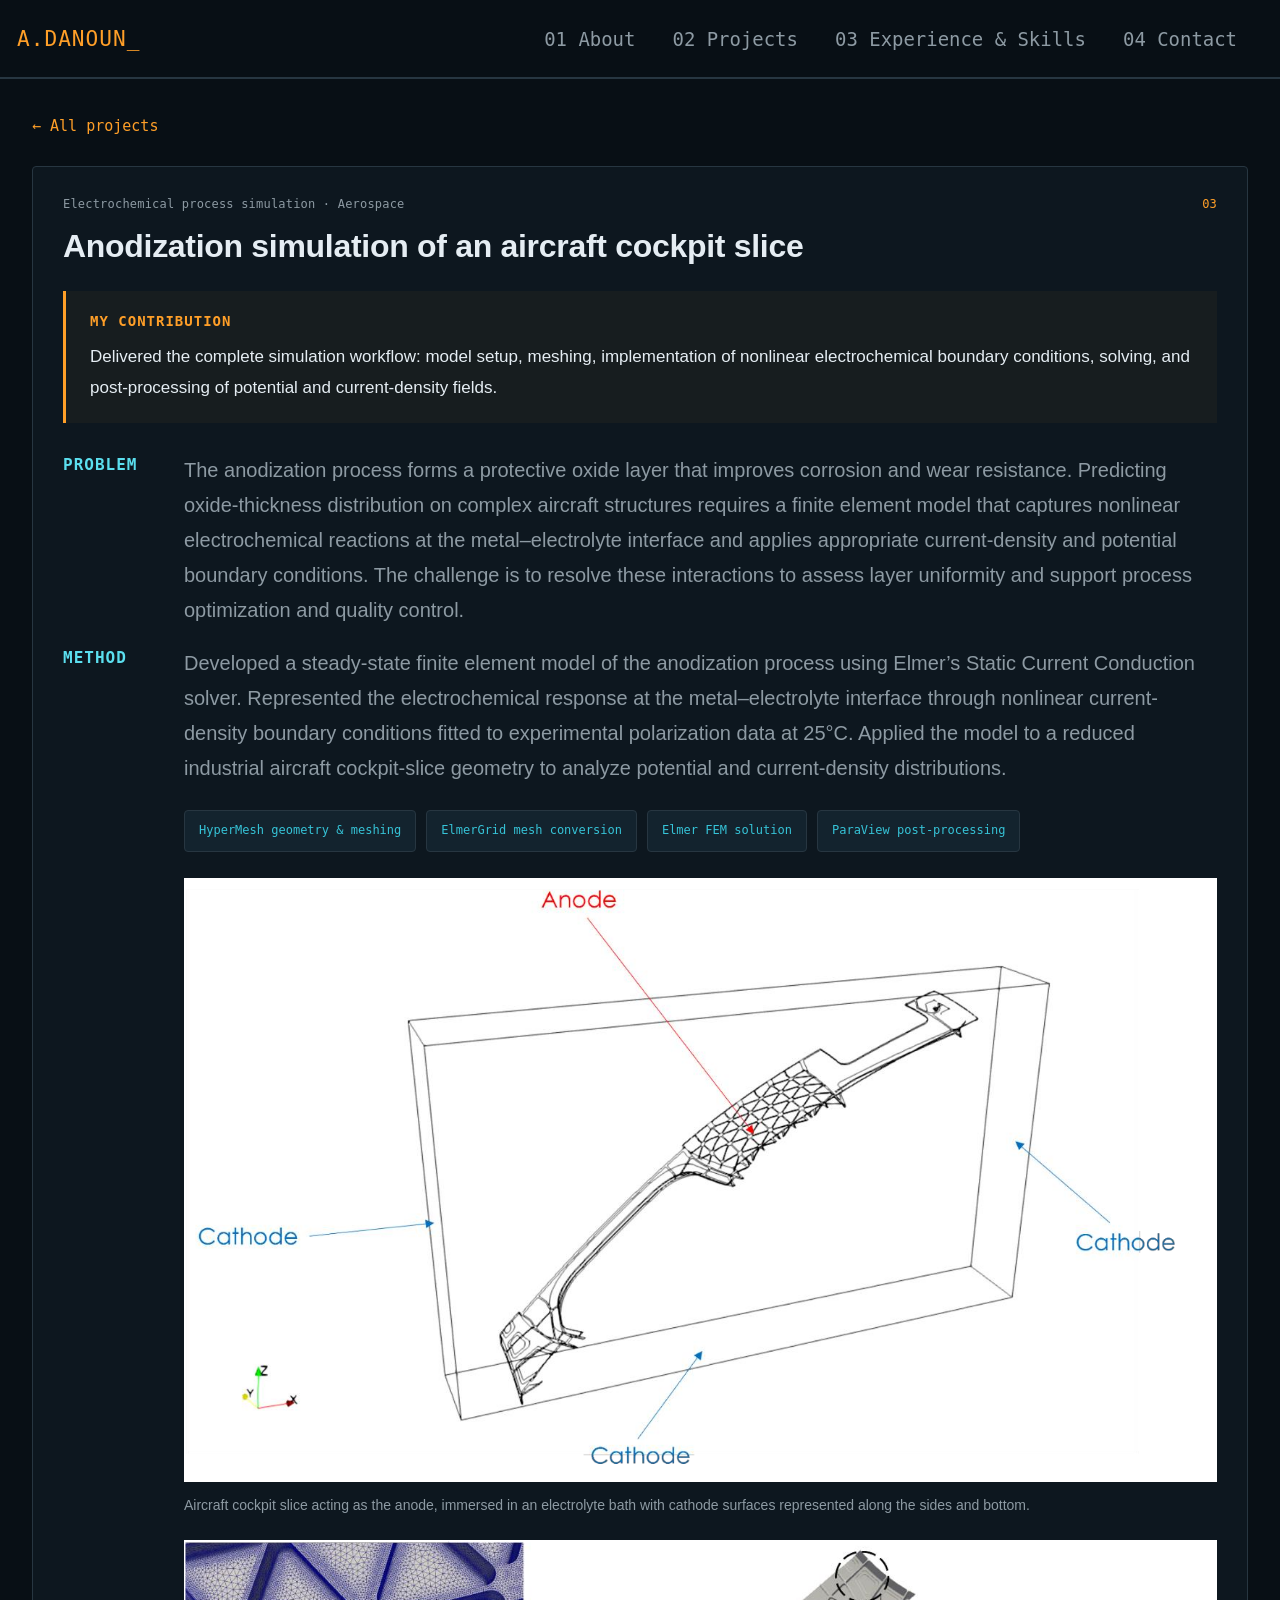
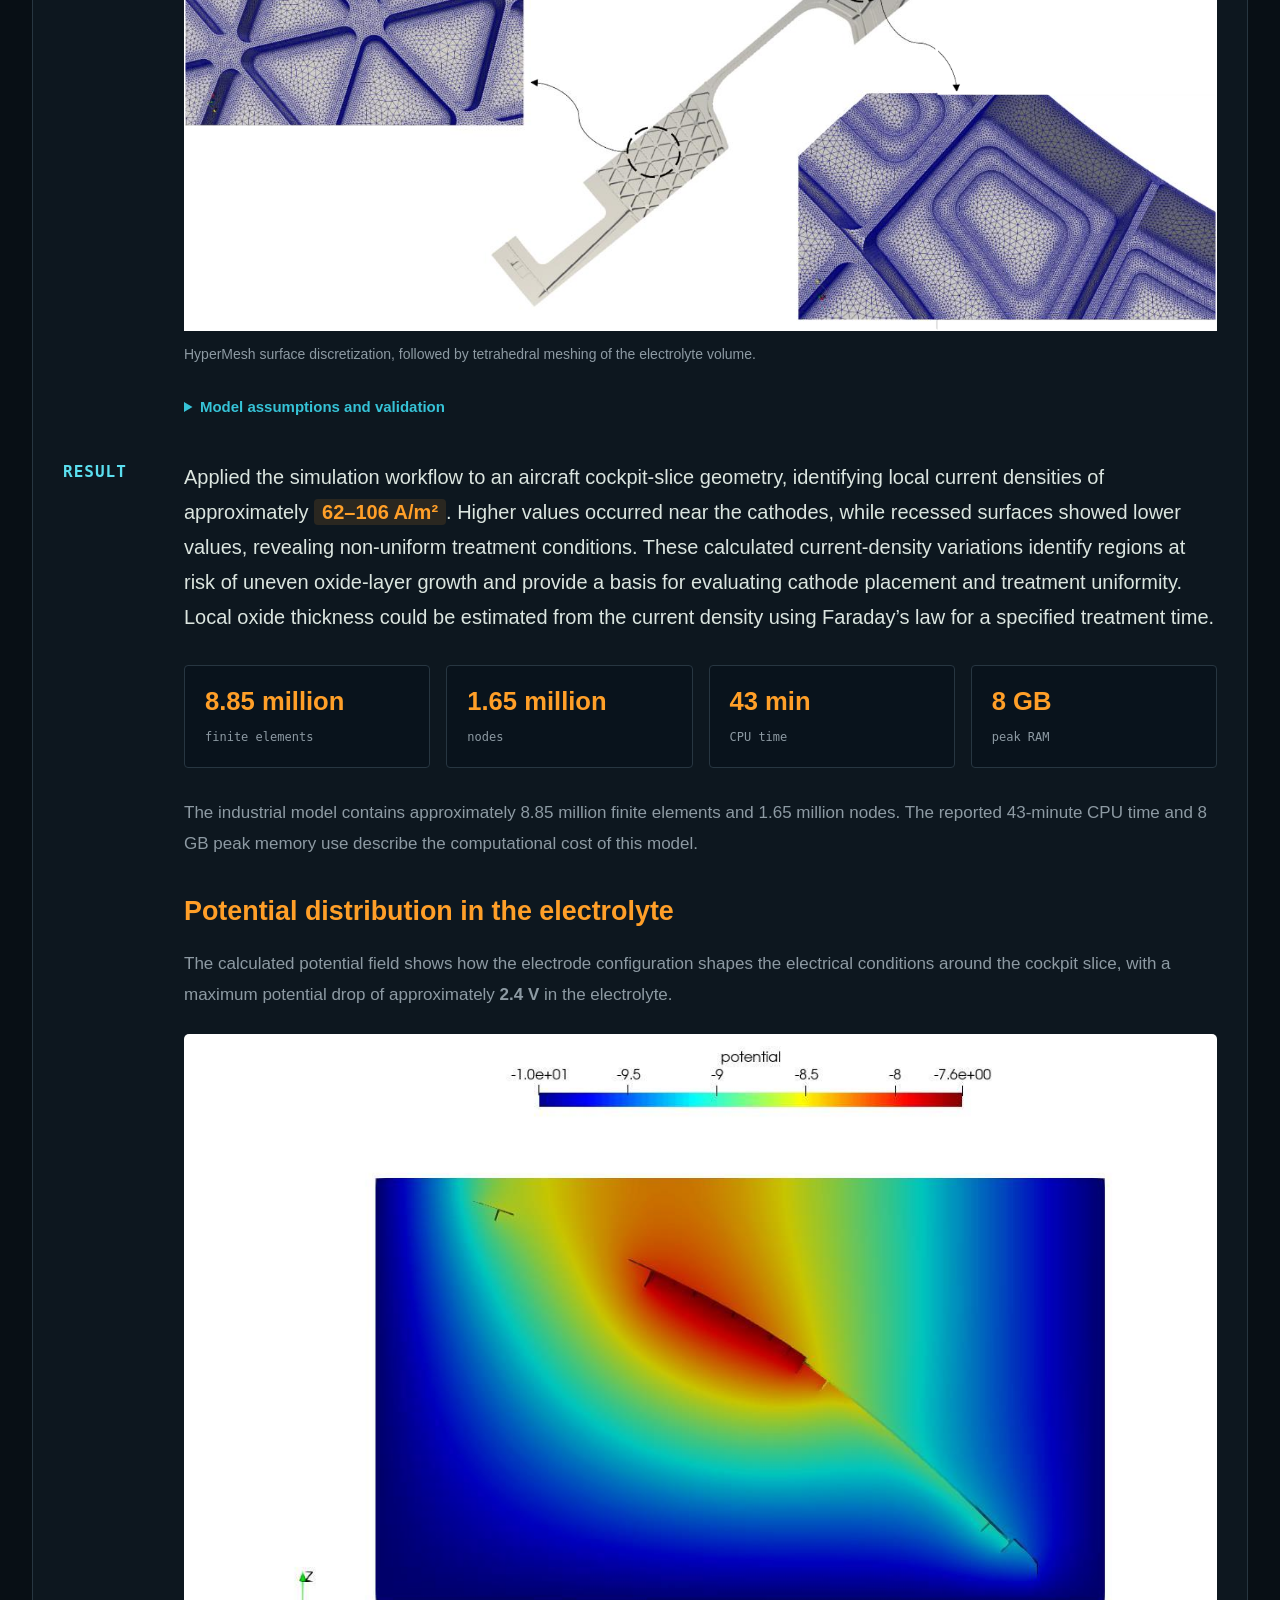
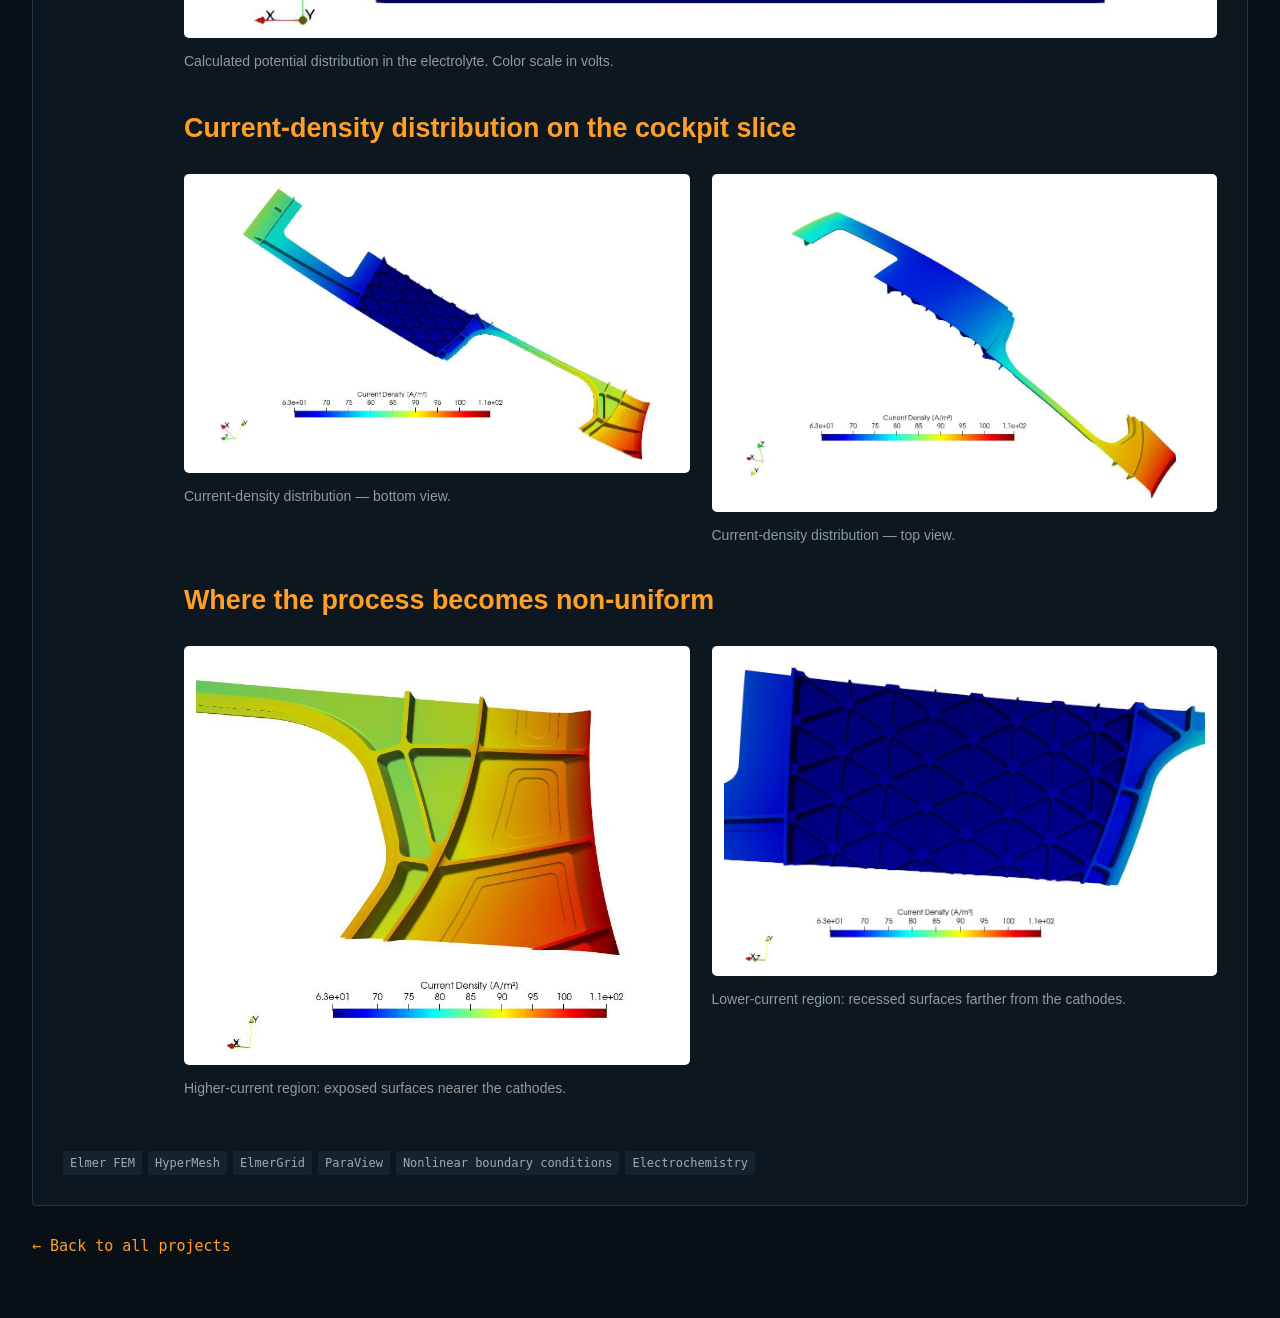
<file: projects/anodization.html>
<!doctype html><html lang="en"><head><base href="../"><meta charset="utf-8"><meta name="viewport" content="width=device-width,initial-scale=1"><title>Anodization simulation of an aircraft cockpit slice — Aymen Danoun</title><meta name="description" content="Aerospace FEA, composite structures and AI-accelerated simulation. Airbus programs, FE-LSTM, CSMA Thesis Award."><meta property="og:title" content="Aymen Danoun, Ph.D. — Structural &amp; Computational Mechanics"><meta property="og:description" content="Lighter structures, reliable analyses, faster simulations."><meta property="og:type" content="website"><link rel="stylesheet" href="styles.css"><link rel="stylesheet" href="reference-theme.css?v=anodization-improvements"></head><body><svg xmlns="http://www.w3.org/2000/svg" width="0" height="0" aria-hidden="true" style="position:absolute"><defs><filter id="remove-white-background" color-interpolation-filters="sRGB"><feColorMatrix type="matrix" values="1 0 0 0 0  0 1 0 0 0  0 0 1 0 0  -1 -1 -1 0 2.7"/><feComponentTransfer><feFuncA type="linear" slope="10" intercept="0"/></feComponentTransfer><feComposite in2="SourceGraphic" operator="in"/></filter><filter id="specimen-dark-background" color-interpolation-filters="sRGB"><feColorMatrix in="SourceGraphic" type="saturate" values="0" result="gray"/><feBlend in="SourceGraphic" in2="gray" mode="difference" result="chroma"/><feColorMatrix in="chroma" type="matrix" values="0 0 0 0 0 0 0 0 0 0 0 0 0 0 0 14 14 14 0 0" result="colorMask"/><feComponentTransfer in="SourceGraphic" result="inverted"><feFuncR type="table" tableValues="1 0"/><feFuncG type="table" tableValues="1 0"/><feFuncB type="table" tableValues="1 0"/></feComponentTransfer><feComposite in="SourceGraphic" in2="colorMask" operator="in" result="colored"/><feComposite in="inverted" in2="colorMask" operator="out" result="neutral"/><feComposite in="colored" in2="neutral" operator="arithmetic" k1="0" k2="1" k3="1" k4="0"/><feComposite in2="SourceGraphic" operator="in"/></filter></defs></svg><nav class="nav"><div class="nav-inner"><a class="brand" href="index.html#top">A.DANOUN_</a><div class="nav-links"><a class="" href="index.html#about">01 About</a><a class="" href="index.html#work">02 Projects</a><a class="" href="index.html#skills">03 Experience &amp; Skills</a><a class="" href="index.html#contact">04 Contact</a></div><a class="nav-cta" href="mailto:aymendanoun.pro@gmail.com">Get in touch</a></div></nav><main class="container project-detail-page"><a class="project-back" href="index.html#work">← All projects</a><article class="project project-featured anodization-project" id="anodization-project"><div class="project-top"><span>Electrochemical process simulation · Aerospace</span><b>03</b></div><h3>Anodization simulation of an aircraft cockpit slice</h3><section class="anodization-contribution" aria-label="My contribution"><h4>MY CONTRIBUTION</h4><p>Delivered the complete simulation workflow: model setup, meshing, implementation of nonlinear electrochemical boundary conditions, solving, and post-processing of potential and current-density fields.</p></section><dl><div><dt>PROBLEM</dt><dd>The anodization process forms a protective oxide layer that improves corrosion and wear resistance. Predicting oxide-thickness distribution on complex aircraft structures requires a finite element model that captures nonlinear electrochemical reactions at the metal–electrolyte interface and applies appropriate current-density and potential boundary conditions. The challenge is to resolve these interactions to assess layer uniformity and support process optimization and quality control.</dd></div><div><dt>METHOD</dt><dd>Developed a steady-state finite element model of the anodization process using Elmer’s Static Current Conduction solver. Represented the electrochemical response at the metal–electrolyte interface through nonlinear current-density boundary conditions fitted to experimental polarization data at 25°C. Applied the model to a reduced industrial aircraft cockpit-slice geometry to analyze potential and current-density distributions.<div class="anodization-workflow"><span>HyperMesh geometry &amp; meshing</span><span>ElmerGrid mesh conversion</span><span>Elmer FEM solution</span><span>ParaView post-processing</span></div><div class="anodization-figure-grid anodization-method-figures"><figure class="anodization-figure"><a href="assets/anodization/industrial-setup-white.svg" target="_blank" rel="noopener noreferrer"><img src="assets/anodization/industrial-setup-white.svg" alt="Cockpit-slice anode immersed in electrolyte, with cathodes on the sides and bottom of the bath" loading="lazy"></a><figcaption>Aircraft cockpit slice acting as the anode, immersed in an electrolyte bath with cathode surfaces represented along the sides and bottom.</figcaption></figure><figure class="anodization-figure"><a href="assets/anodization/cockpit-mesh-white.svg" target="_blank" rel="noopener noreferrer"><img src="assets/anodization/cockpit-mesh-white.svg" alt="Cockpit-slice surface mesh and magnified triangular mesh details" loading="lazy"></a><figcaption>HyperMesh surface discretization, followed by tetrahedral meshing of the electrolyte volume.</figcaption></figure></div><details class="anodization-details"><summary>Model assumptions and validation</summary><ul><li>Steady-state current conduction with constant electrolyte conductivity.</li><li>Cathode potential of −10 V; nonlinear oxide response imposed on the anode surfaces.</li><li>Current-density/potential-drop relationship fitted with a third-degree polynomial at 25°C.</li><li>COMSOL comparison showed good agreement in potential gradients, oxide potential-drop distribution and anode current density, with a reported validation range of 97–104 A/m².</li></ul><p>Potential differences and gradients were compared rather than absolute potential values, because the two implementations use different reference-potential conventions.</p></details></dd></div><div><dt>RESULT</dt><dd>Applied the simulation workflow to an aircraft cockpit-slice geometry, identifying local current densities of approximately <strong class="time-saving-highlight">62–106 A/m²</strong>. Higher values occurred near the cathodes, while recessed surfaces showed lower values, revealing non-uniform treatment conditions. These calculated current-density variations identify regions at risk of uneven oxide-layer growth and provide a basis for evaluating cathode placement and treatment uniformity. Local oxide thickness could be estimated from the current density using Faraday’s law for a specified treatment time.<div class="anodization-metrics"><div><strong>8.85 million</strong><span>finite elements</span></div><div><strong>1.65 million</strong><span>nodes</span></div><div><strong>43 min</strong><span>CPU time</span></div><div><strong>8 GB</strong><span>peak RAM</span></div></div><p class="anodization-metric-context">The industrial model contains approximately 8.85 million finite elements and 1.65 million nodes. The reported 43-minute CPU time and 8 GB peak memory use describe the computational cost of this model.</p><h4 id="anodization-potential" class="anodization-subtitle">Potential distribution in the electrolyte</h4><p class="anodization-result-note">The calculated potential field shows how the electrode configuration shapes the electrical conditions around the cockpit slice, with a maximum potential drop of approximately <strong>2.4 V</strong> in the electrolyte.</p><figure class="anodization-figure anodization-potential"><a href="assets/anodization/electrolyte-potential.png" target="_blank" rel="noopener noreferrer"><img src="assets/anodization/electrolyte-potential.png" alt="Calculated electrical potential distribution in the electrolyte around the cockpit slice, with a color scale in volts" loading="lazy" width="1082" height="659"></a><figcaption>Calculated potential distribution in the electrolyte. Color scale in volts.</figcaption></figure><h4 class="anodization-subtitle">Current-density distribution on the cockpit slice</h4><div class="anodization-figure-grid"><figure class="anodization-figure"><a href="assets/anodization/current-density-bottom.png" target="_blank" rel="noopener noreferrer"><img src="assets/anodization/current-density-bottom.png" alt="Current density on the bottom of the cockpit-slice anode, with current-density scale in amperes per square meter" loading="lazy"></a><figcaption>Current-density distribution — bottom view.</figcaption></figure><figure class="anodization-figure"><a href="assets/anodization/current-density-top.png" target="_blank" rel="noopener noreferrer"><img src="assets/anodization/current-density-top.png" alt="Current density on the top of the cockpit-slice anode, with current-density scale in amperes per square meter" loading="lazy"></a><figcaption>Current-density distribution — top view.</figcaption></figure></div><h4 class="anodization-subtitle">Where the process becomes non-uniform</h4><div class="anodization-figure-grid"><figure class="anodization-figure"><a href="assets/anodization/high-current-region.png" target="_blank" rel="noopener noreferrer"><img src="assets/anodization/high-current-region.png" alt="Higher current density on anode surfaces near the cathodes" loading="lazy"></a><figcaption>Higher-current region: exposed surfaces nearer the cathodes.</figcaption></figure><figure class="anodization-figure"><a href="assets/anodization/low-current-region.png" target="_blank" rel="noopener noreferrer"><img src="assets/anodization/low-current-region.png" alt="Lower current density on recessed stiffened anode surfaces" loading="lazy"></a><figcaption>Lower-current region: recessed surfaces farther from the cathodes.</figcaption></figure></div></dd></div></dl><div class="tags"><span>Elmer FEM</span><span>HyperMesh</span><span>ElmerGrid</span><span>ParaView</span><span>Nonlinear boundary conditions</span><span>Electrochemistry</span></div></article><a class="project-back project-back-bottom" href="index.html#work">← Back to all projects</a></main></body></html>
</file>
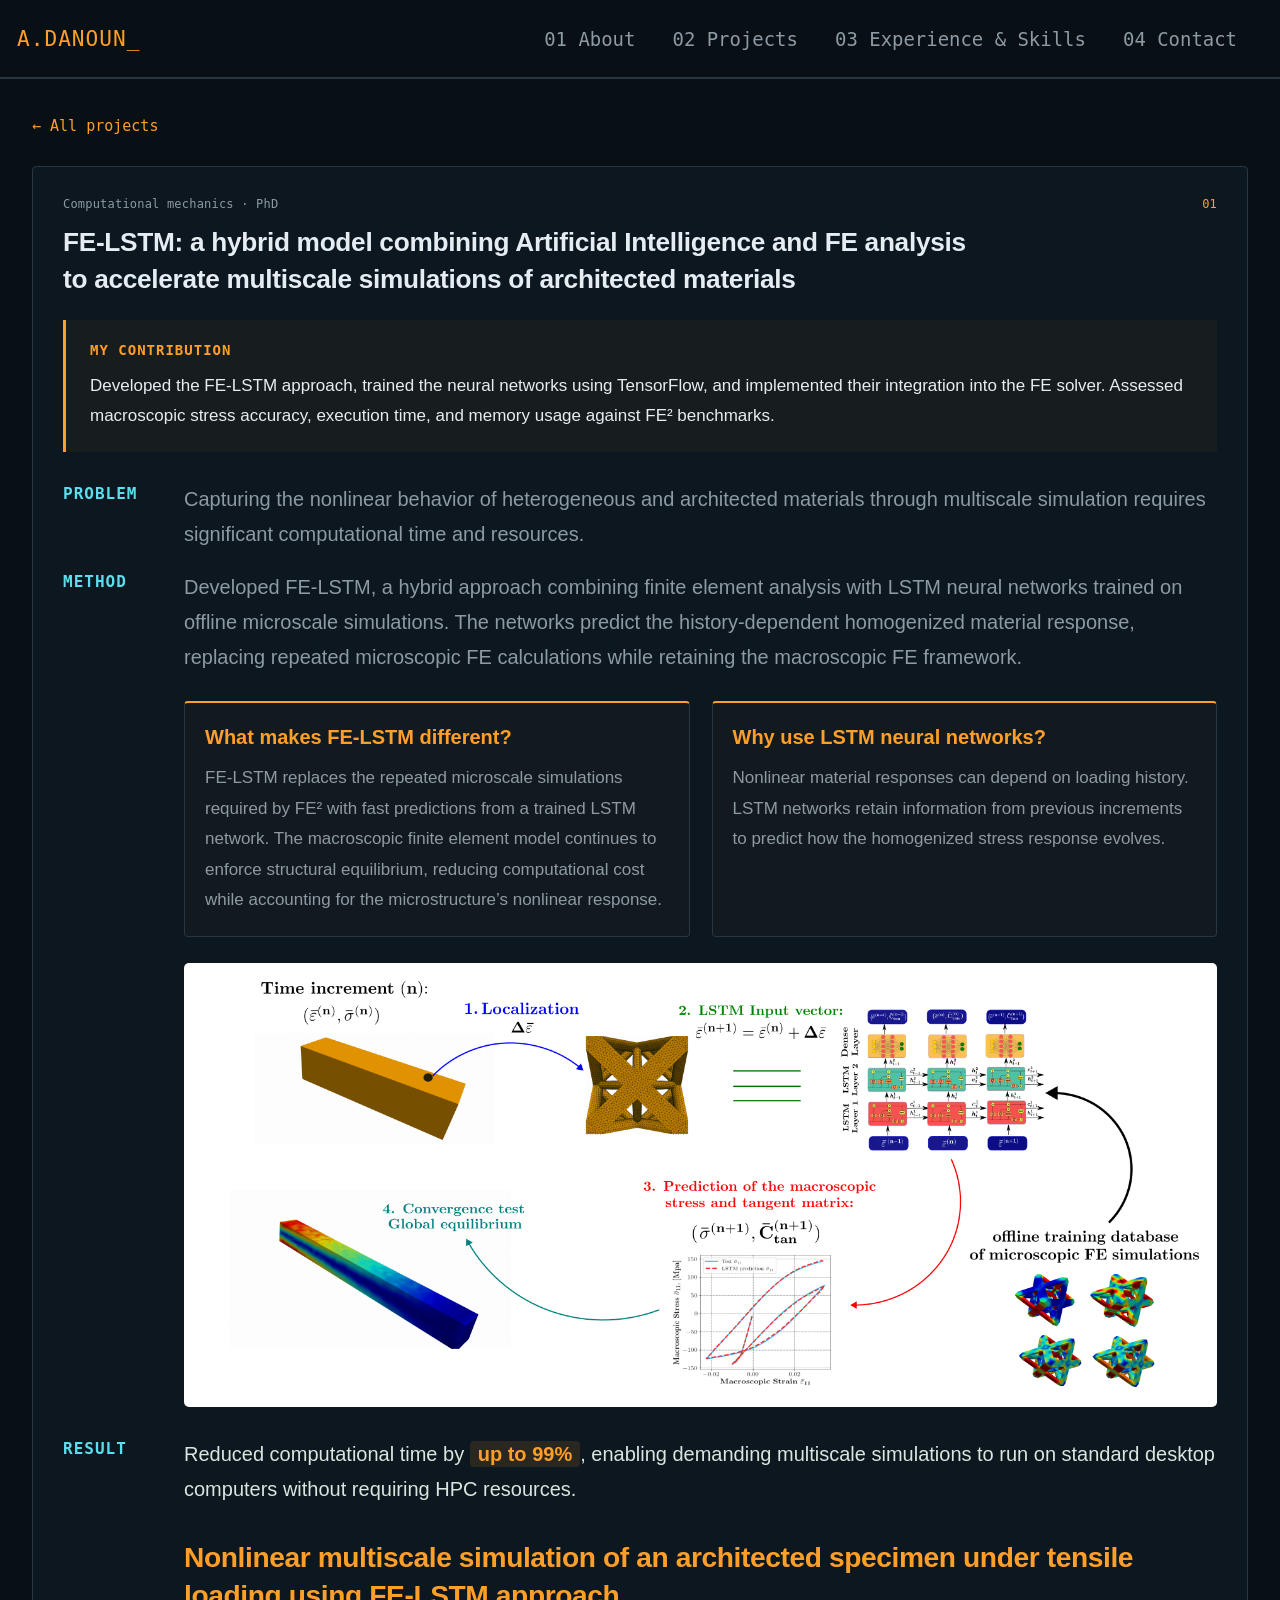
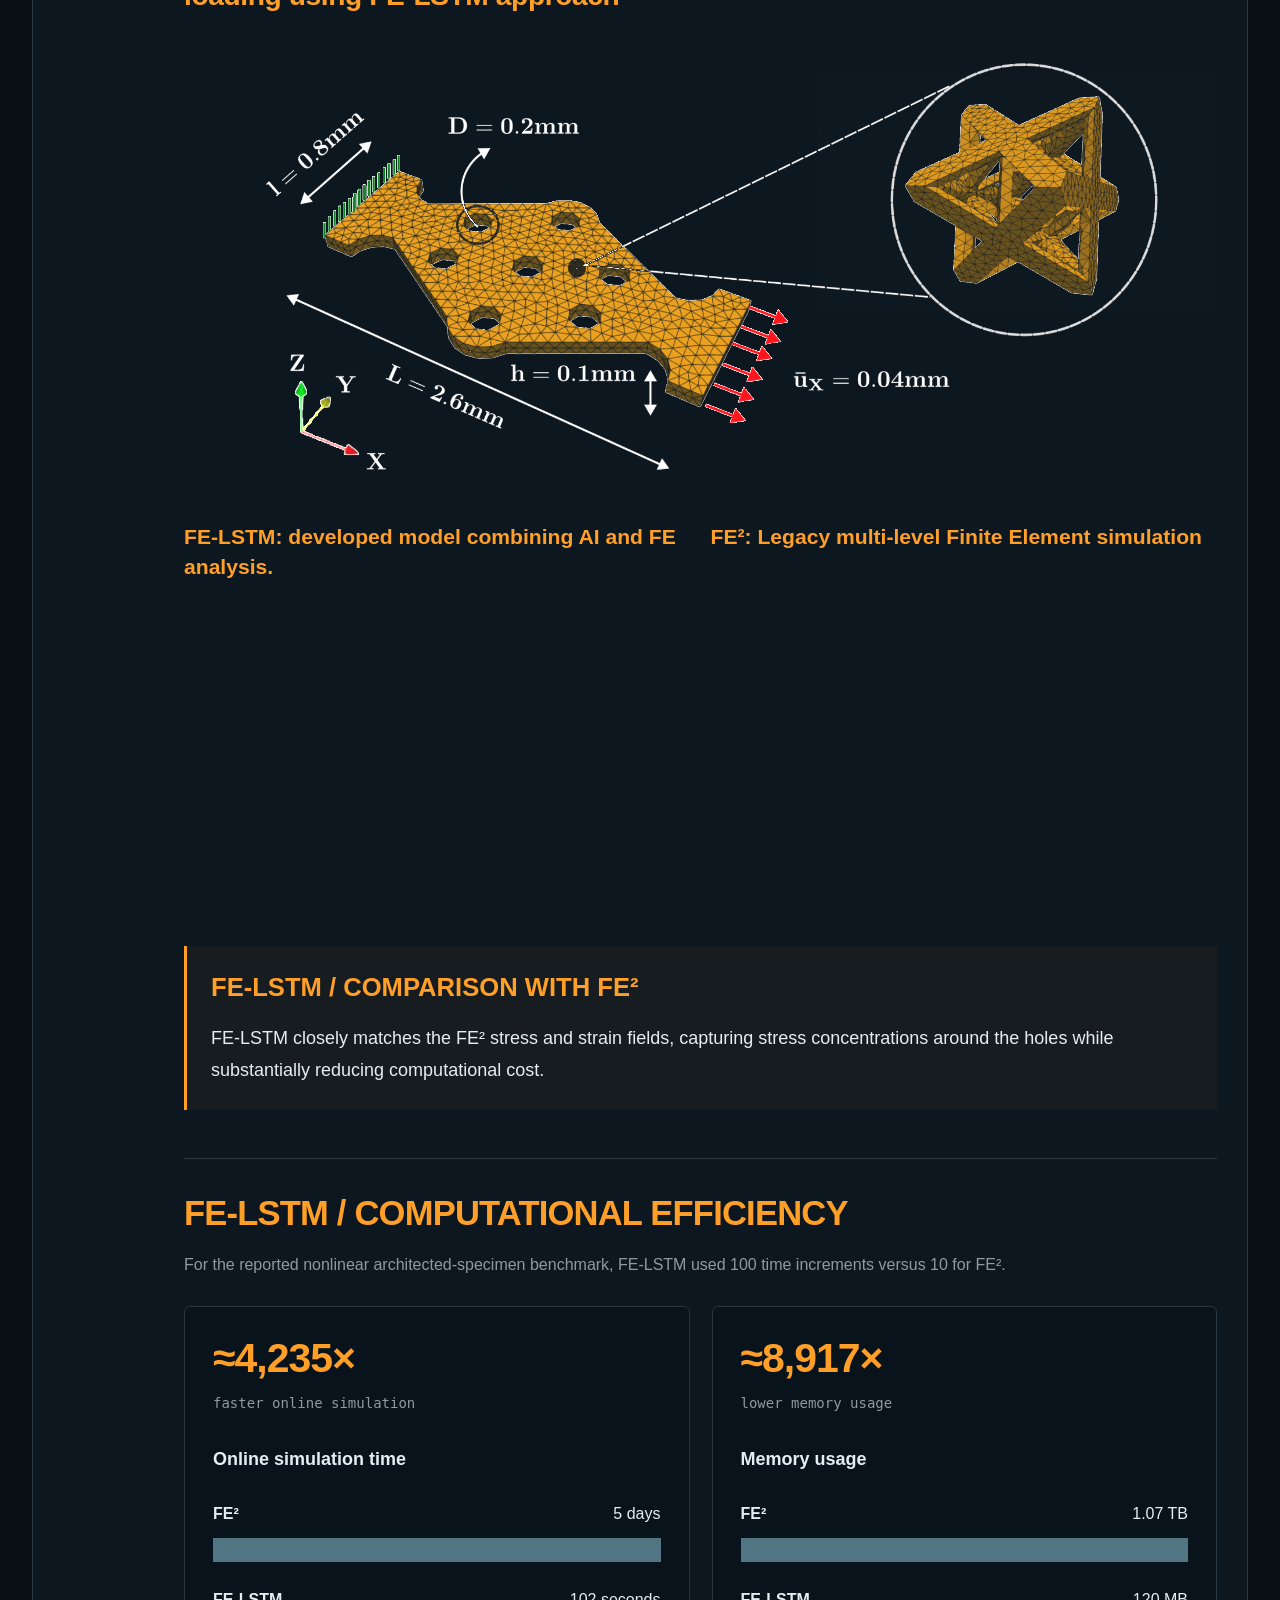
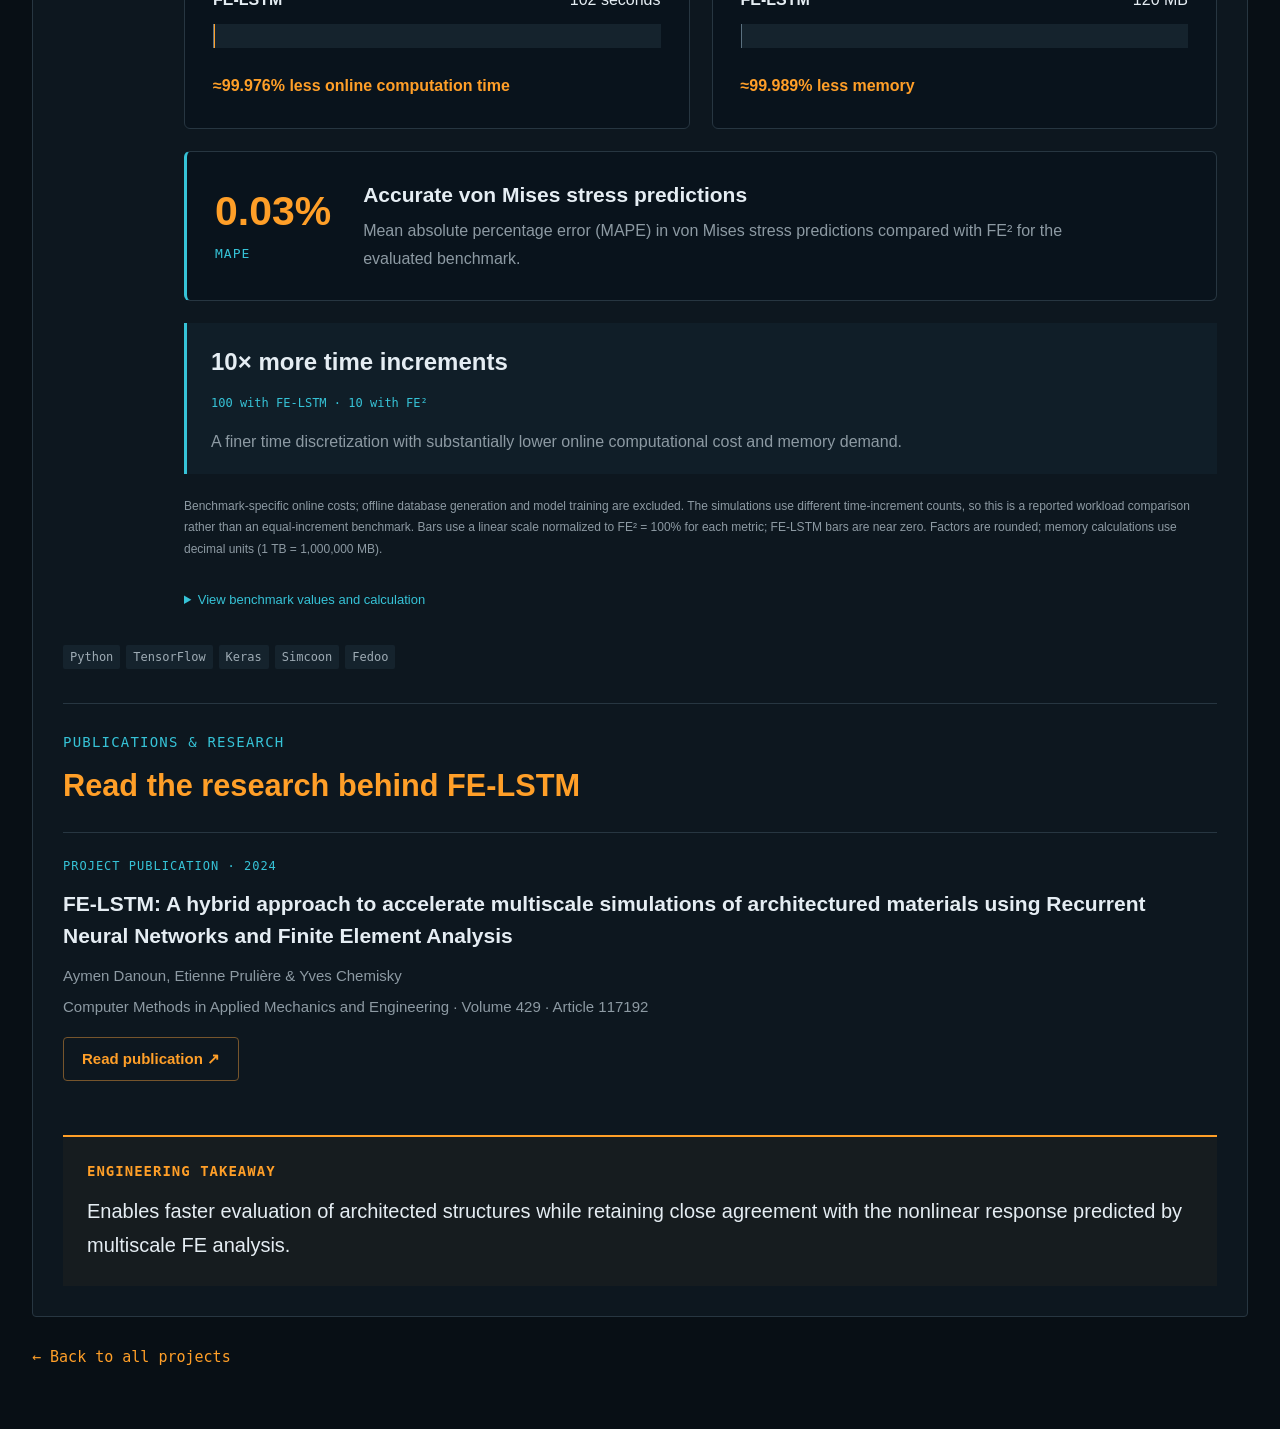
<file: projects/fe-lstm.html>
<!doctype html><html lang="en"><head><base href="../"><meta charset="utf-8"><meta name="viewport" content="width=device-width,initial-scale=1"><title>FE-LSTM: a hybrid model combining Artificial Intelligence and FE analysis to accelerate multiscale simulations of architected materials — Aymen Danoun</title><meta name="description" content="Aerospace FEA, composite structures and AI-accelerated simulation. Airbus programs, FE-LSTM, CSMA Thesis Award."><meta property="og:title" content="Aymen Danoun, Ph.D. — Structural &amp; Computational Mechanics"><meta property="og:description" content="Lighter structures, reliable analyses, faster simulations."><meta property="og:type" content="website"><link rel="stylesheet" href="styles.css"><link rel="stylesheet" href="reference-theme.css?v=felstm-method-explained"></head><body><svg xmlns="http://www.w3.org/2000/svg" width="0" height="0" aria-hidden="true" style="position:absolute"><defs><filter id="remove-white-background" color-interpolation-filters="sRGB"><feColorMatrix type="matrix" values="1 0 0 0 0  0 1 0 0 0  0 0 1 0 0  -1 -1 -1 0 2.7"/><feComponentTransfer><feFuncA type="linear" slope="10" intercept="0"/></feComponentTransfer><feComposite in2="SourceGraphic" operator="in"/></filter><filter id="specimen-dark-background" color-interpolation-filters="sRGB"><feColorMatrix in="SourceGraphic" type="saturate" values="0" result="gray"/><feBlend in="SourceGraphic" in2="gray" mode="difference" result="chroma"/><feColorMatrix in="chroma" type="matrix" values="0 0 0 0 0 0 0 0 0 0 0 0 0 0 0 14 14 14 0 0" result="colorMask"/><feComponentTransfer in="SourceGraphic" result="inverted"><feFuncR type="table" tableValues="1 0"/><feFuncG type="table" tableValues="1 0"/><feFuncB type="table" tableValues="1 0"/></feComponentTransfer><feComposite in="SourceGraphic" in2="colorMask" operator="in" result="colored"/><feComposite in="inverted" in2="colorMask" operator="out" result="neutral"/><feComposite in="colored" in2="neutral" operator="arithmetic" k1="0" k2="1" k3="1" k4="0"/><feComposite in2="SourceGraphic" operator="in"/></filter></defs></svg><nav class="nav"><div class="nav-inner"><a class="brand" href="index.html#top">A.DANOUN_</a><div class="nav-links"><a class="" href="index.html#about">01 About</a><a class="" href="index.html#work">02 Projects</a><a class="" href="index.html#skills">03 Experience &amp; Skills</a><a class="" href="index.html#contact">04 Contact</a></div><a class="nav-cta" href="mailto:aymendanoun.pro@gmail.com">Get in touch</a></div></nav><main class="container project-detail-page"><a class="project-back" href="index.html#work">← All projects</a><article class="project project-featured"><div class="project-top"><span>Computational mechanics · PhD</span><b>01</b></div><h3><span class="project-title-line">FE-LSTM: a hybrid model combining Artificial Intelligence and FE analysis</span><span class="project-title-line">to accelerate multiscale simulations of architected materials</span></h3><section class="anodization-contribution project-contribution" aria-label="My contribution"><h4>MY CONTRIBUTION</h4><p>Developed the FE-LSTM approach, trained the neural networks using TensorFlow, and implemented their integration into the FE solver. Assessed macroscopic stress accuracy, execution time, and memory usage against FE² benchmarks.</p></section><dl><div><dt>PROBLEM</dt><dd>Capturing the nonlinear behavior of heterogeneous and architected materials through multiscale simulation requires significant computational time and resources.</dd></div><div><dt>METHOD</dt><dd>Developed FE-LSTM, a hybrid approach combining finite element analysis with LSTM neural networks trained on offline microscale simulations. The networks predict the history-dependent homogenized material response, replacing repeated microscopic FE calculations while retaining the macroscopic FE framework.<div id="felstm-method-insights" class="felstm-method-insights"><section><h4>What makes FE-LSTM different?</h4><p>FE-LSTM replaces the repeated microscale simulations required by FE² with fast predictions from a trained LSTM network. The macroscopic finite element model continues to enforce structural equilibrium, reducing computational cost while accounting for the microstructure’s nonlinear response.</p></section><section><h4>Why use LSTM neural networks?</h4><p>Nonlinear material responses can depend on loading history. LSTM networks retain information from previous increments to predict how the homogenized stress response evolves.</p></section></div><figure class="approach-schematic"><a href="assets/fe-lstm-approach.png" target="_blank" rel="noopener noreferrer" aria-label="Open FE-LSTM approach schematic at full size"><img src="assets/fe-lstm-approach.png" alt="FE-LSTM workflow: localization of macroscopic strain to the microscale, LSTM inputs and offline training, prediction of macroscopic stress and tangent matrix, and a global equilibrium convergence test" loading="lazy"></a></figure></dd></div><div><dt>RESULT</dt><dd>Reduced computational time by <strong class="time-saving-highlight">up to 99%</strong>, enabling demanding multiscale simulations to run on standard desktop computers without requiring HPC resources.<figure class="tensile-specimen"><figcaption>Nonlinear multiscale simulation of an architected specimen under tensile loading using FE-LSTM approach</figcaption><div class="tensile-specimen-image"><img src="assets/tensile-specimen-mesh-v2.png" alt="Finite element mesh of a perforated architected specimen under tensile loading, with dimensions, boundary conditions and a magnified unit cell" loading="lazy"></div></figure><div class="result-animations" id="felstm-results" style="scroll-margin-top:120px"><figure><figcaption>FE-LSTM: developed model combining AI and FE analysis.</figcaption><video autoplay loop muted playsinline preload="auto" aria-label="FE-LSTM simulation results animation"><source src="assets/FE-LSTM-user-2026-10-19_01-40-10.mov" type="video/mp4">Your browser does not support this video.</video></figure><figure><figcaption>FE²: Legacy multi-level Finite Element simulation</figcaption><video autoplay loop muted playsinline preload="auto" aria-label="FE squared simulation results animation"><source src="assets/FE2.mov" type="video/mp4">Your browser does not support this video.</video></figure></div><section class="felstm-validation-summary" id="felstm-accuracy-comparison" aria-labelledby="felstm-validation-title"><h4 id="felstm-validation-title">FE-LSTM / COMPARISON WITH FE²</h4><p>FE-LSTM closely matches the FE² stress and strain fields, capturing stress concentrations around the holes while substantially reducing computational cost.</p></section><section class="efficiency-comparison" aria-labelledby="efficiency-title"><h4 id="efficiency-title">FE-LSTM / COMPUTATIONAL EFFICIENCY</h4><p class="comparison-intro">For the reported nonlinear architected-specimen benchmark, FE-LSTM used 100 time increments versus 10 for FE².</p><div class="efficiency-charts"><article class="efficiency-panel"><p class="efficiency-metric">≈4,235× <span>faster online simulation</span></p><h5>Online simulation time</h5><div class="comparison-row"><div><strong>FE²</strong><span>5 days</span></div><div class="comparison-track"><i class="baseline-bar"></i></div></div><div class="comparison-row"><div><strong>FE-LSTM</strong><span>102 seconds</span></div><div class="comparison-track"><i class="optimized-bar" style="width:0.0236111%"></i></div></div><p class="efficiency-saving">≈99.976% less online computation time</p></article><article class="efficiency-panel"><p class="efficiency-metric">≈8,917× <span>lower memory usage</span></p><h5>Memory usage</h5><div class="comparison-row"><div><strong>FE²</strong><span>1.07 TB</span></div><div class="comparison-track"><i class="baseline-bar"></i></div></div><div class="comparison-row"><div><strong>FE-LSTM</strong><span>120 MB</span></div><div class="comparison-track"><i class="optimized-bar" style="width:0.011215%"></i></div></div><p class="efficiency-saving">≈99.989% less memory</p></article></div><article class="accuracy-result" aria-label="Von Mises stress prediction accuracy"><div class="accuracy-value">0.03% <span>MAPE</span></div><div><h5>Accurate von Mises stress predictions</h5><p>Mean absolute percentage error (MAPE) in von Mises stress predictions compared with FE² for the evaluated benchmark.</p></div></article><div class="efficiency-takeaway"><strong>10× more time increments</strong><span>100 with FE-LSTM · 10 with FE²</span><p>A finer time discretization with substantially lower online computational cost and memory demand.</p></div><p class="comparison-note">Benchmark-specific online costs; offline database generation and model training are excluded. The simulations use different time-increment counts, so this is a reported workload comparison rather than an equal-increment benchmark. Bars use a linear scale normalized to FE² = 100% for each metric; FE-LSTM bars are near zero. Factors are rounded; memory calculations use decimal units (1 TB = 1,000,000 MB).</p><details class="comparison-data"><summary>View benchmark values and calculation</summary><table><thead><tr><th scope="col">Metric</th><th scope="col">FE²</th><th scope="col">FE-LSTM</th></tr></thead><tbody><tr><th scope="row">Time increments</th><td>10</td><td>100</td></tr><tr><th scope="row">Online time</th><td>432,000 s (5 days)</td><td>102 s</td></tr><tr><th scope="row">Memory</th><td>1,070,000 MB (1.07 TB)</td><td>120 MB</td></tr></tbody></table><p>Time factor: 432,000 ÷ 102 ≈ 4,235. Memory factor: 1,070,000 ÷ 120 ≈ 8,917. Percentage reduction = (1 − FE-LSTM / FE²) × 100.</p></details></section></dd></div></dl><div class="tags"><span>Python</span><span>TensorFlow</span><span>Keras</span><span>Simcoon</span><span>Fedoo</span></div><section class="project-publications" aria-labelledby="felstm-publications"><p class="section-kicker">PUBLICATIONS &amp; RESEARCH</p><h4 id="felstm-publications">Read the research behind FE-LSTM</h4><article class="publication-item"><p class="publication-meta">PROJECT PUBLICATION · 2024</p><h5>FE-LSTM: A hybrid approach to accelerate multiscale simulations of architectured materials using Recurrent Neural Networks and Finite Element Analysis</h5><p>Aymen Danoun, Etienne Prulière &amp; Yves Chemisky</p><p class="publication-journal">Computer Methods in Applied Mechanics and Engineering · Volume 429 · Article 117192</p><div class="publication-actions"><a href="https://doi.org/10.1016/j.cma.2024.117192" target="_blank" rel="noopener noreferrer">Read publication ↗</a></div></article></section><section class="felstm-engineering-takeaway" aria-label="Engineering takeaway"><h4>ENGINEERING TAKEAWAY</h4><p>Enables faster evaluation of architected structures while retaining close agreement with the nonlinear response predicted by multiscale FE analysis.</p></section></article><a class="project-back project-back-bottom" href="index.html#work">← Back to all projects</a></main></body></html>
</file>
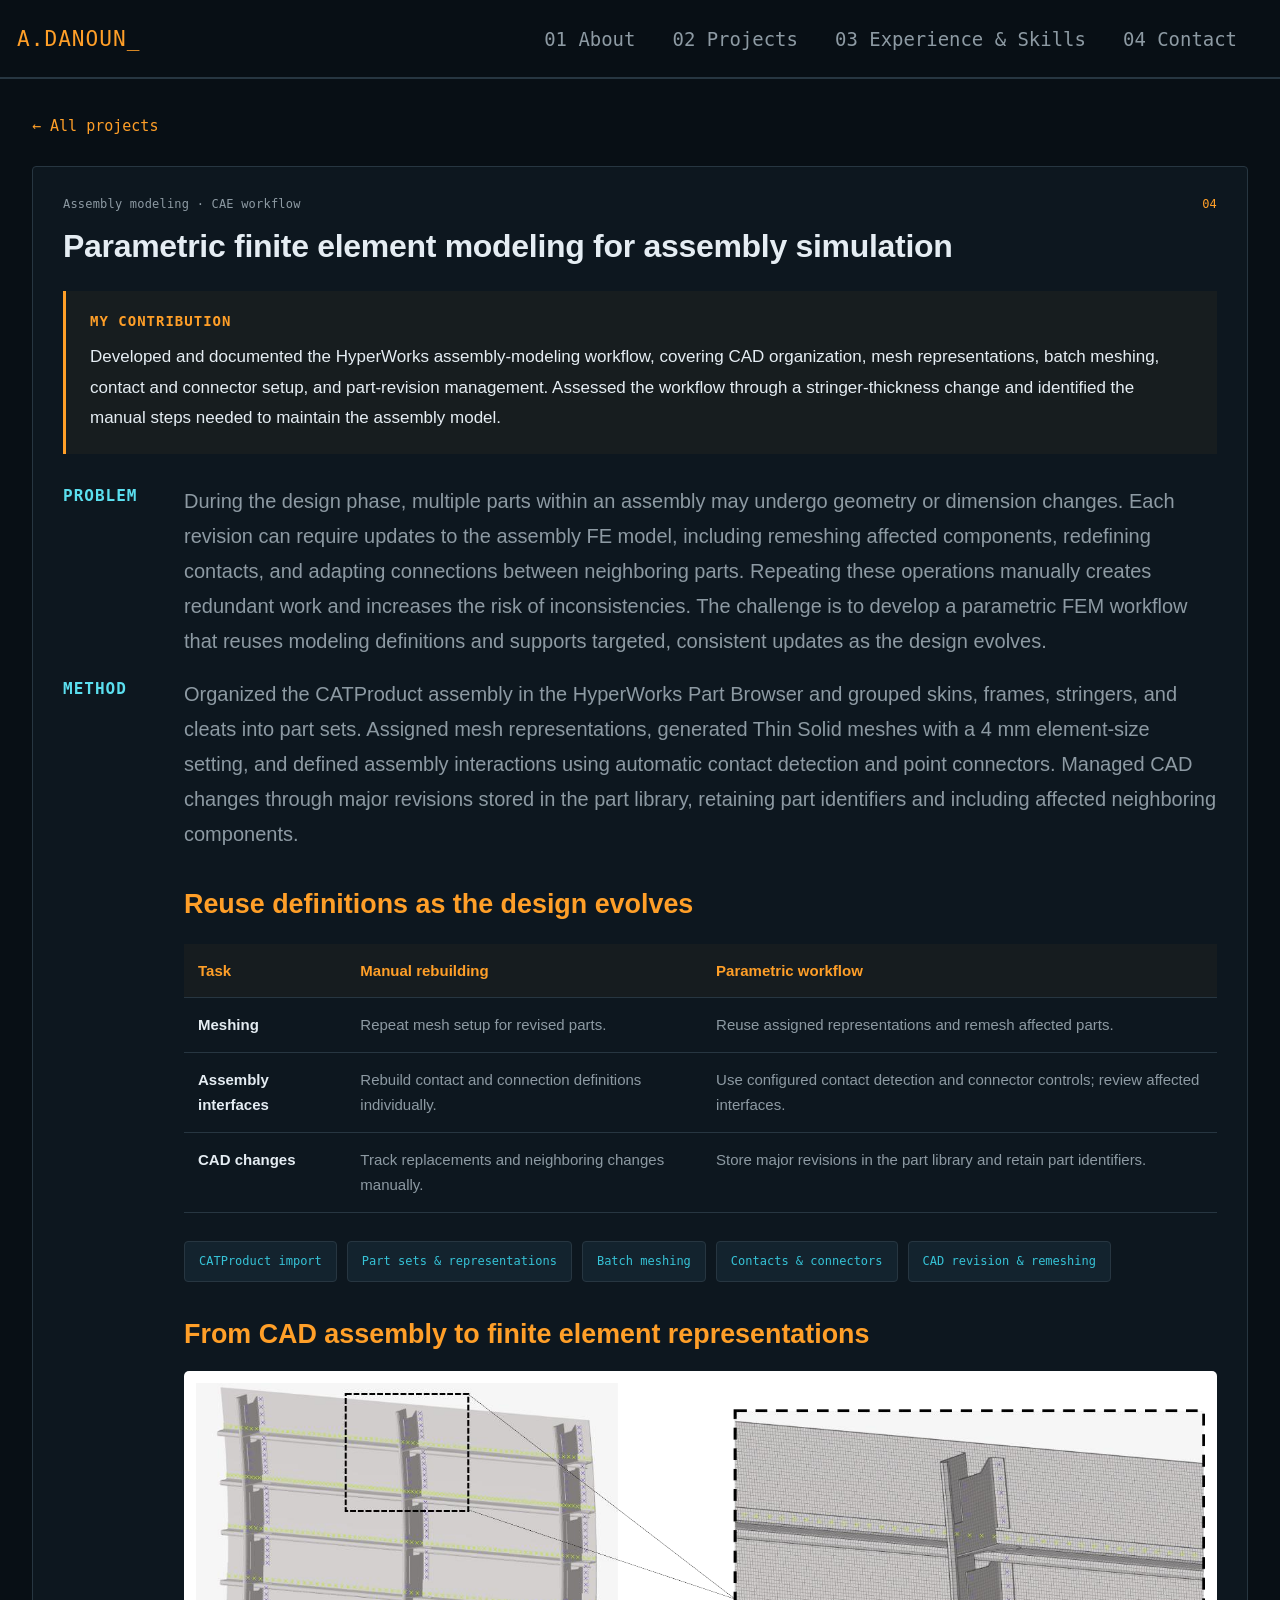
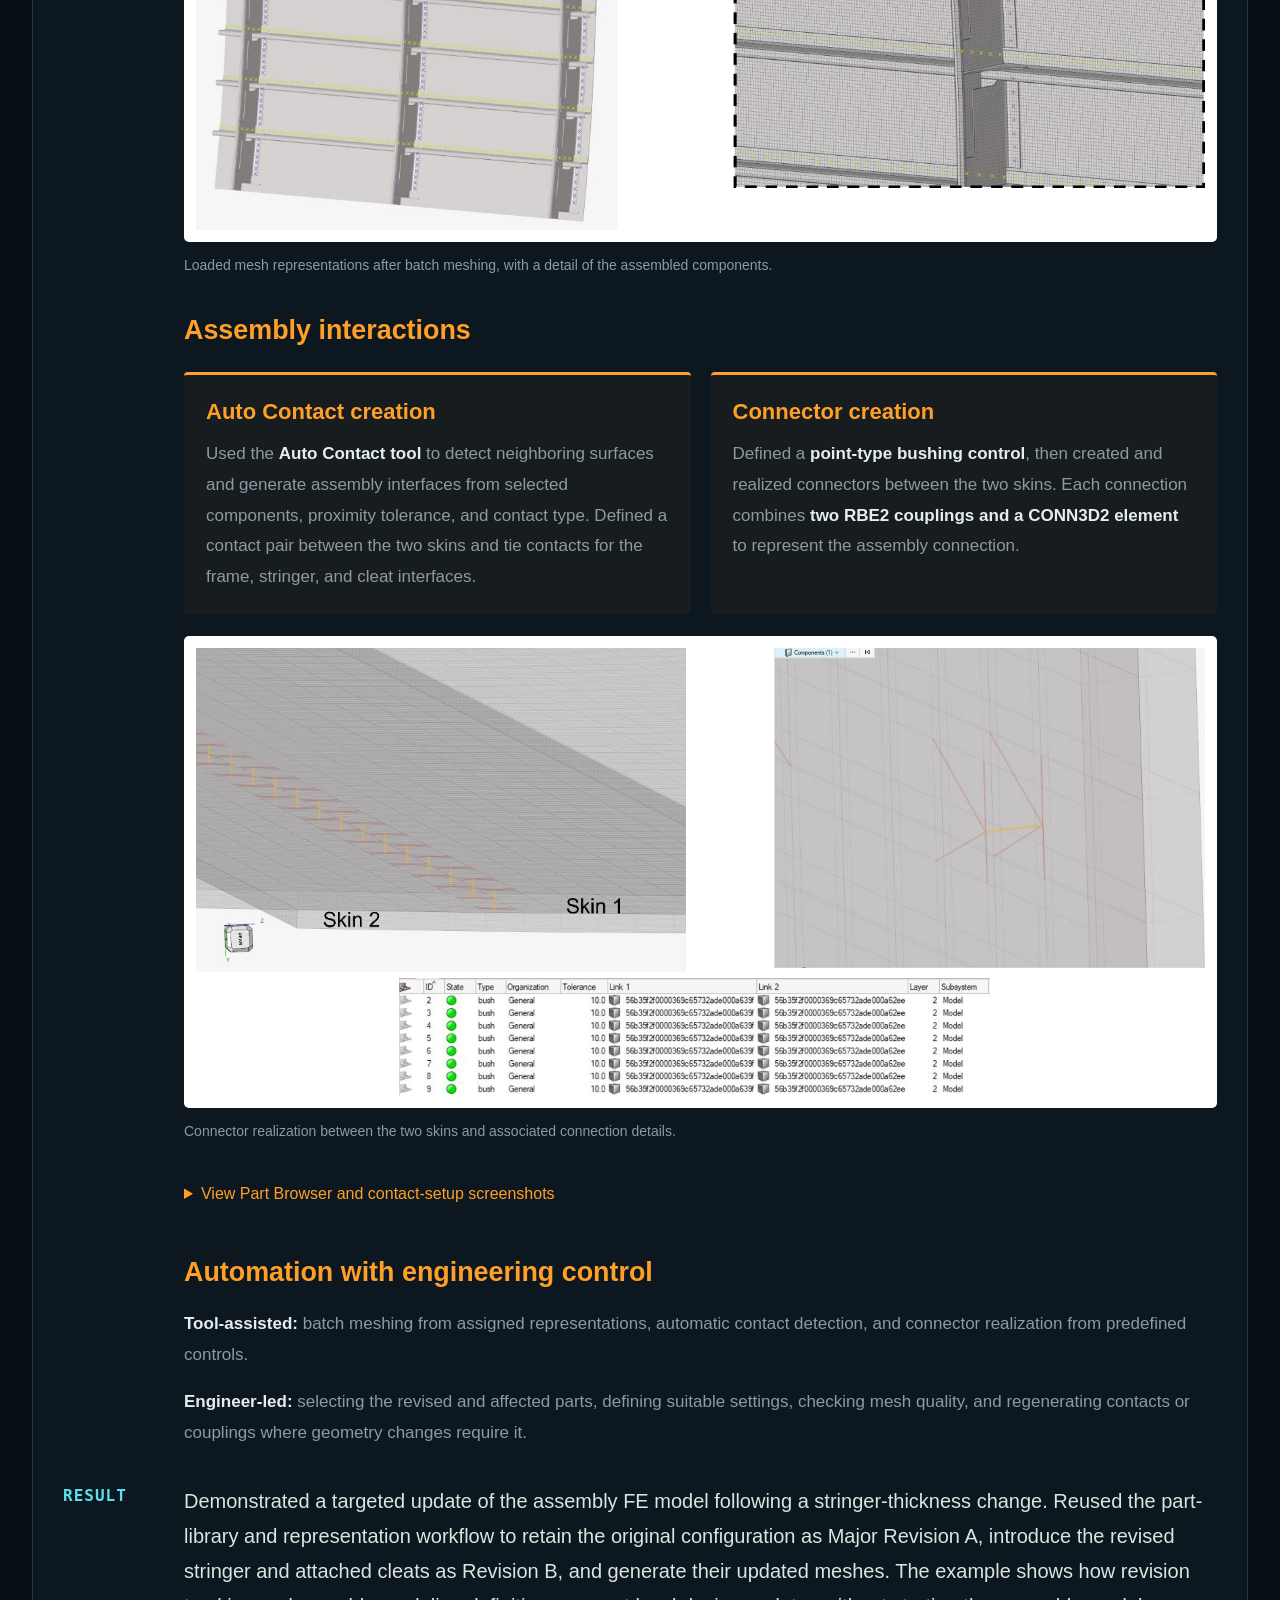
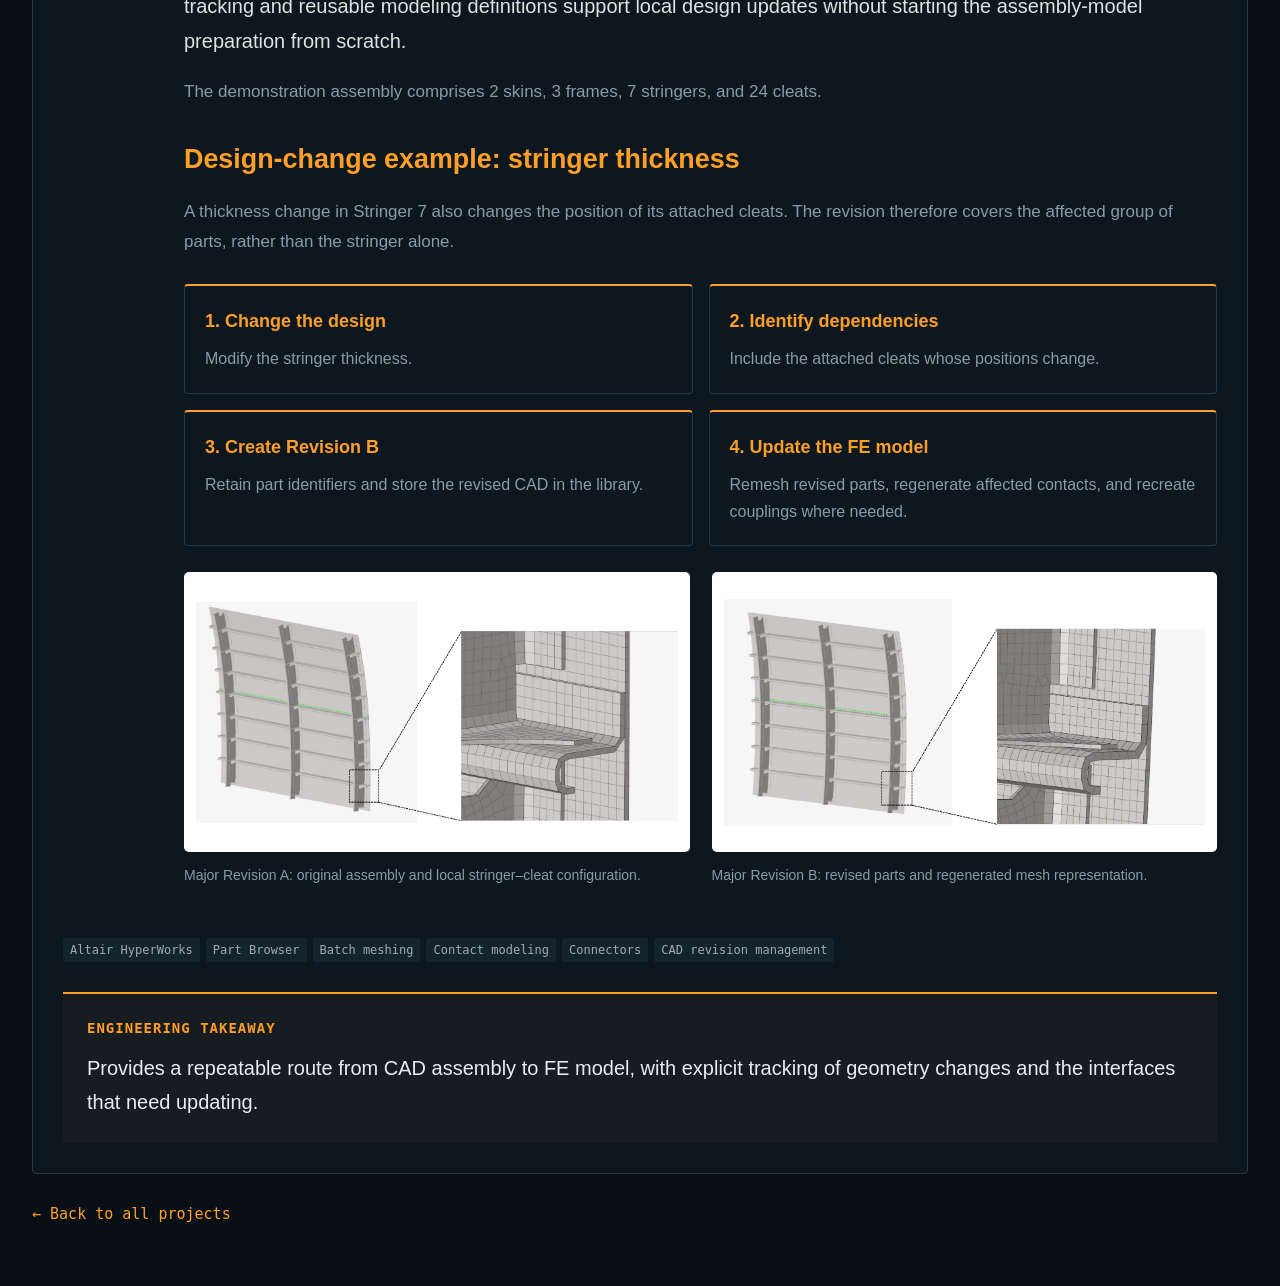
<file: projects/fea-automation.html>
<!doctype html><html lang="en"><head><base href="../"><meta charset="utf-8"><meta name="viewport" content="width=device-width,initial-scale=1"><title>Parametric finite element modeling for assembly simulation — Aymen Danoun</title><meta name="description" content="Aerospace FEA, composite structures and AI-accelerated simulation. Airbus programs, FE-LSTM, CSMA Thesis Award."><meta property="og:title" content="Aymen Danoun, Ph.D. — Structural &amp; Computational Mechanics"><meta property="og:description" content="Lighter structures, reliable analyses, faster simulations."><meta property="og:type" content="website"><link rel="stylesheet" href="styles.css"><link rel="stylesheet" href="reference-theme.css?v=project04-design-change"></head><body><svg xmlns="http://www.w3.org/2000/svg" width="0" height="0" aria-hidden="true" style="position:absolute"><defs><filter id="remove-white-background" color-interpolation-filters="sRGB"><feColorMatrix type="matrix" values="1 0 0 0 0  0 1 0 0 0  0 0 1 0 0  -1 -1 -1 0 2.7"/><feComponentTransfer><feFuncA type="linear" slope="10" intercept="0"/></feComponentTransfer><feComposite in2="SourceGraphic" operator="in"/></filter><filter id="specimen-dark-background" color-interpolation-filters="sRGB"><feColorMatrix in="SourceGraphic" type="saturate" values="0" result="gray"/><feBlend in="SourceGraphic" in2="gray" mode="difference" result="chroma"/><feColorMatrix in="chroma" type="matrix" values="0 0 0 0 0 0 0 0 0 0 0 0 0 0 0 14 14 14 0 0" result="colorMask"/><feComponentTransfer in="SourceGraphic" result="inverted"><feFuncR type="table" tableValues="1 0"/><feFuncG type="table" tableValues="1 0"/><feFuncB type="table" tableValues="1 0"/></feComponentTransfer><feComposite in="SourceGraphic" in2="colorMask" operator="in" result="colored"/><feComposite in="inverted" in2="colorMask" operator="out" result="neutral"/><feComposite in="colored" in2="neutral" operator="arithmetic" k1="0" k2="1" k3="1" k4="0"/><feComposite in2="SourceGraphic" operator="in"/></filter></defs></svg><nav class="nav"><div class="nav-inner"><a class="brand" href="index.html#top">A.DANOUN_</a><div class="nav-links"><a class="" href="index.html#about">01 About</a><a class="" href="index.html#work">02 Projects</a><a class="" href="index.html#skills">03 Experience &amp; Skills</a><a class="" href="index.html#contact">04 Contact</a></div><a class="nav-cta" href="mailto:aymendanoun.pro@gmail.com">Get in touch</a></div></nav><main class="container project-detail-page"><a class="project-back" href="index.html#work">← All projects</a><article class="project project-featured parametric-project" id="parametric-project"><div class="project-top"><span>Assembly modeling · CAE workflow</span><b>04</b></div><h3>Parametric finite element modeling for assembly simulation</h3><section class="anodization-contribution project-contribution" aria-label="My contribution"><h4>MY CONTRIBUTION</h4><p>Developed and documented the HyperWorks assembly-modeling workflow, covering CAD organization, mesh representations, batch meshing, contact and connector setup, and part-revision management. Assessed the workflow through a stringer-thickness change and identified the manual steps needed to maintain the assembly model.</p></section><dl><div><dt>PROBLEM</dt><dd>During the design phase, multiple parts within an assembly may undergo geometry or dimension changes. Each revision can require updates to the assembly FE model, including remeshing affected components, redefining contacts, and adapting connections between neighboring parts. Repeating these operations manually creates redundant work and increases the risk of inconsistencies. The challenge is to develop a parametric FEM workflow that reuses modeling definitions and supports targeted, consistent updates as the design evolves.</dd></div><div><dt>METHOD</dt><dd>Organized the CATProduct assembly in the HyperWorks Part Browser and grouped skins, frames, stringers, and cleats into part sets. Assigned mesh representations, generated Thin Solid meshes with a 4 mm element-size setting, and defined assembly interactions using automatic contact detection and point connectors. Managed CAD changes through major revisions stored in the part library, retaining part identifiers and including affected neighboring components.<section class="parametric-comparison"><h4 class="anodization-subtitle">Reuse definitions as the design evolves</h4><div class="parametric-table-wrap"><table><thead><tr><th>Task</th><th>Manual rebuilding</th><th>Parametric workflow</th></tr></thead><tbody><tr><th>Meshing</th><td>Repeat mesh setup for revised parts.</td><td>Reuse assigned representations and remesh affected parts.</td></tr><tr><th>Assembly interfaces</th><td>Rebuild contact and connection definitions individually.</td><td>Use configured contact detection and connector controls; review affected interfaces.</td></tr><tr><th>CAD changes</th><td>Track replacements and neighboring changes manually.</td><td>Store major revisions in the part library and retain part identifiers.</td></tr></tbody></table></div></section><div class="anodization-workflow"><span>CATProduct import</span><span>Part sets &amp; representations</span><span>Batch meshing</span><span>Contacts &amp; connectors</span><span>CAD revision &amp; remeshing</span></div><h4 class="anodization-subtitle">From CAD assembly to finite element representations</h4><figure class="anodization-figure"><a href="assets/parametric-fem/meshed-assembly.png" target="_blank" rel="noopener noreferrer"><img src="assets/parametric-fem/meshed-assembly.png" alt="Batch-meshed panel assembly and magnified mesh detail" loading="lazy"></a><figcaption>Loaded mesh representations after batch meshing, with a detail of the assembled components.</figcaption></figure><h4 class="anodization-subtitle">Assembly interactions</h4><div class="assembly-interaction-tools"><section><h5>Auto Contact creation</h5><p>Used the <strong>Auto Contact tool</strong> to detect neighboring surfaces and generate assembly interfaces from selected components, proximity tolerance, and contact type. Defined a contact pair between the two skins and tie contacts for the frame, stringer, and cleat interfaces.</p></section><section><h5>Connector creation</h5><p>Defined a <strong>point-type bushing control</strong>, then created and realized connectors between the two skins. Each connection combines <strong>two RBE2 couplings and a CONN3D2 element</strong> to represent the assembly connection.</p></section></div><figure class="anodization-figure"><a href="assets/parametric-fem/connectors.png" target="_blank" rel="noopener noreferrer"><img src="assets/parametric-fem/connectors.png" alt="Point connector realization between two aircraft panel skins" loading="lazy"></a><figcaption>Connector realization between the two skins and associated connection details.</figcaption></figure><details class="parametric-supporting"><summary>View Part Browser and contact-setup screenshots</summary><div class="anodization-figure-grid"><figure class="anodization-figure"><a href="assets/parametric-fem/assembly.png" target="_blank" rel="noopener noreferrer"><img src="assets/parametric-fem/assembly.png" alt="HyperWorks Part Browser and aircraft panel assembly" loading="lazy"></a><figcaption>Assembly organization in the Part Browser: skins, frames, stringers, and cleats.</figcaption></figure><figure class="anodization-figure"><a href="assets/parametric-fem/contacts.png" target="_blank" rel="noopener noreferrer"><img src="assets/parametric-fem/contacts.png" alt="Contact interfaces automatically generated in HyperWorks" loading="lazy"></a><figcaption>Automatic detection and creation of assembly contact interfaces.</figcaption></figure></div></details><section class="parametric-automation"><h4 class="anodization-subtitle">Automation with engineering control</h4><p><strong>Tool-assisted:</strong> batch meshing from assigned representations, automatic contact detection, and connector realization from predefined controls.</p><p><strong>Engineer-led:</strong> selecting the revised and affected parts, defining suitable settings, checking mesh quality, and regenerating contacts or couplings where geometry changes require it.</p></section></dd></div><div><dt>RESULT</dt><dd>Demonstrated a targeted update of the assembly FE model following a stringer-thickness change. Reused the part-library and representation workflow to retain the original configuration as Major Revision A, introduce the revised stringer and attached cleats as Revision B, and generate their updated meshes. The example shows how revision tracking and reusable modeling definitions support local design updates without starting the assembly-model preparation from scratch.<p class="anodization-metric-context">The demonstration assembly comprises 2 skins, 3 frames, 7 stringers, and 24 cleats.</p><h4 id="design-change-example" class="anodization-subtitle">Design-change example: stringer thickness</h4><p class="anodization-result-note">A thickness change in Stringer 7 also changes the position of its attached cleats. The revision therefore covers the affected group of parts, rather than the stringer alone.</p><ol class="parametric-change-sequence"><li><strong>Change the design</strong><span>Modify the stringer thickness.</span></li><li><strong>Identify dependencies</strong><span>Include the attached cleats whose positions change.</span></li><li><strong>Create Revision B</strong><span>Retain part identifiers and store the revised CAD in the library.</span></li><li><strong>Update the FE model</strong><span>Remesh revised parts, regenerate affected contacts, and recreate couplings where needed.</span></li></ol><div class="anodization-figure-grid"><figure class="anodization-figure"><a href="assets/parametric-fem/revision-a.png" target="_blank" rel="noopener noreferrer"><img src="assets/parametric-fem/revision-a.png" alt="Original assembly and stringer interface mesh in Major Revision A" loading="lazy"></a><figcaption>Major Revision A: original assembly and local stringer–cleat configuration.</figcaption></figure><figure class="anodization-figure"><a href="assets/parametric-fem/revision-b.png" target="_blank" rel="noopener noreferrer"><img src="assets/parametric-fem/revision-b.png" alt="Updated assembly and stringer interface mesh in Major Revision B" loading="lazy"></a><figcaption>Major Revision B: revised parts and regenerated mesh representation.</figcaption></figure></div></dd></div></dl><div class="tags"><span>Altair HyperWorks</span><span>Part Browser</span><span>Batch meshing</span><span>Contact modeling</span><span>Connectors</span><span>CAD revision management</span></div><section class="felstm-engineering-takeaway"><h4>ENGINEERING TAKEAWAY</h4><p>Provides a repeatable route from CAD assembly to FE model, with explicit tracking of geometry changes and the interfaces that need updating.</p></section></article><a class="project-back project-back-bottom" href="index.html#work">← Back to all projects</a></main></body></html>
</file>
<file: styles.css>
:root{--bg:#101b27;--bg2:#142230;--card:#172635;--ink:#e7edf0;--muted:#9babb6;--line:#2a3a47;--teal:#59c4ad;--amber:#e7c575;--mono:"DM Mono",monospace;--sans:"DM Sans",sans-serif;--display:"Manrope",sans-serif}*{box-sizing:border-box}html{scroll-behavior:smooth;scroll-padding-top:78px}body{margin:0;background:var(--bg);color:var(--ink);font-family:var(--sans);-webkit-font-smoothing:antialiased}a{color:inherit;text-decoration:none}.container{width:min(1120px,calc(100% - 56px));margin-inline:auto}.mono,.eyebrow,.section-kicker,.fea-label,.fea-legend,.fea-coord,.project-top,.project dt,.tags,.brand,.nav-links{font-family:var(--mono)}.nav{height:66px;position:sticky;top:0;z-index:20;background:#101b27eF;backdrop-filter:blur(12px);border-bottom:1px solid var(--line)}.nav-inner{height:100%;width:min(1120px,calc(100% - 56px));margin:auto;display:flex;align-items:center;justify-content:space-between}.brand{font-size:12px;letter-spacing:.7px;color:var(--teal)}.brand span{color:#dce7e3;animation:blink 1.4s steps(2) infinite}.nav-links{display:flex;gap:28px;color:var(--muted);font-size:10px}.nav-links a,.nav-cta{transition:color .2s}.nav-links a:hover,.nav-cta:hover{color:var(--teal)}.nav-cta{font-size:11px;font-weight:600}.nav-cta span{color:var(--teal);margin-left:6px}.blueprint{background-color:var(--bg2);background-image:linear-gradient(#b9d0d00b 1px,transparent 1px),linear-gradient(90deg,#b9d0d00b 1px,transparent 1px);background-size:40px 40px}.hero{border-bottom:1px solid var(--line)}.hero-grid{min-height:570px;padding-top:66px;padding-bottom:68px;display:grid;grid-template-columns:1fr 1.02fr;align-items:center;gap:44px}.eyebrow,.section-kicker{font-size:10px;letter-spacing:1.2px;color:var(--amber);margin:0}.pulse{width:7px;height:7px;display:inline-block;background:var(--teal);border-radius:50%;margin:0 9px 1px 0;box-shadow:0 0 0 4px #59c4ad1b}.hero h1{font:750 clamp(38px,4.5vw,60px)/1.12 var(--display);letter-spacing:-2.5px;margin:20px 0 0}.hero h1 span{color:var(--teal)}.hero-text{max-width:520px;color:var(--muted);font-size:14px;line-height:1.8;margin:20px 0 0}.hero-actions{display:flex;flex-wrap:wrap;gap:10px;margin-top:26px}.button{display:inline-flex;align-items:center;gap:18px;padding:12px 16px;border-radius:3px;font-size:11px;font-weight:600;transition:transform .18s,border-color .18s,background .18s}.button:hover{transform:translateY(-2px)}.button span{font-size:15px}.button-primary{background:#3d9c8b;color:#071b20}.button-primary:hover{background:#64ceb3}.button-outline{border:1px solid #415461;color:var(--ink)}.button-outline:hover{border-color:var(--teal)}.location{font:10px var(--mono);color:var(--muted);margin:23px 0 0}.location span{color:var(--amber);font-size:14px;margin-right:6px}.fea-art{height:365px;position:relative;overflow:hidden;border:1px solid #415462;border-radius:4px;background:#101b27;box-shadow:0 22px 60px #050a0f55}.blueprint-grid{position:absolute;inset:0;background-image:linear-gradient(#bed4d20c 1px,transparent 1px),linear-gradient(90deg,#bed4d20c 1px,transparent 1px);background-size:24px 24px}.fea-label{position:absolute;top:15px;left:16px;right:16px;z-index:2;display:flex;justify-content:space-between;color:#b2c5c8;font-size:8px;letter-spacing:.8px}.fea-label span{color:#76919b}.fea-svg{width:100%;height:100%;position:absolute;inset:0;filter:drop-shadow(0 0 10px #57baaa22)}.fea-legend{position:absolute;left:17px;bottom:17px;display:flex;align-items:center;gap:7px;font-size:7px;color:#afc2c4;letter-spacing:.4px}.fea-legend i{width:62px;height:5px;background:linear-gradient(90deg,#277d86,#55bba4,#e0c46f,#de785b);margin-left:4px}.fea-coord{position:absolute;right:16px;bottom:17px;color:#78909a;font-size:7px}.stats{border-bottom:1px solid var(--line);background:#121f2b}.stats-grid{display:grid;grid-template-columns:repeat(4,1fr)}.stat{min-height:105px;padding:23px 24px;border-right:1px solid var(--line);display:flex;flex-direction:column;justify-content:center}.stat:first-child{padding-left:0}.stat:last-child{border:0}.stat strong{font:700 29px var(--display);letter-spacing:-1px;color:var(--teal)}.stat strong small{font-size:16px}.stat .slash{font:500 18px var(--mono);color:var(--muted);padding:0 3px}.stat>span{font-size:10px;line-height:1.5;color:var(--muted);margin-top:4px}.section{padding-top:88px;padding-bottom:88px}.about-grid{display:grid;grid-template-columns:.9fr 1.1fr;gap:60px;margin-top:22px}.about h2,.work-heading h2,.contact h2{font:700 clamp(29px,3vw,40px)/1.2 var(--display);letter-spacing:-1.5px;margin:0}.about-body{color:var(--muted);font-size:12px;line-height:1.85}.about-body p{margin:0 0 15px}.about-body strong{color:var(--ink);font-weight:600}.timeline{display:grid;grid-template-columns:1fr 1fr;gap:17px 22px;padding-top:10px}.timeline>div{border-left:2px solid var(--teal);padding:0 0 0 12px}.timeline span{font:9px var(--mono);color:var(--teal)}.timeline p{color:var(--ink);font-size:10px;line-height:1.5;margin:4px 0 0}.work{border-block:1px solid var(--line);padding-top:78px;padding-bottom:84px}.work-heading{display:flex;align-items:end;justify-content:space-between;gap:20px;margin-top:17px;margin-bottom:29px}.work-heading h2 span{color:var(--teal);font-size:.8em}.work-heading>p{font:9px var(--mono);color:var(--muted);max-width:230px;line-height:1.7;margin:0 0 5px}.project-grid{display:grid;grid-template-columns:1fr 1fr;gap:16px}.project{min-height:330px;display:flex;flex-direction:column;padding:20px 21px 17px;background:#152432;border:1px solid var(--line);border-radius:4px;transition:border-color .2s,transform .2s}.project:hover{border-color:#4fae9b;transform:translateY(-2px)}.project-top{display:flex;justify-content:space-between;gap:12px;color:var(--muted);font-size:8px;letter-spacing:.2px}.project-top b{font-size:9px;color:var(--teal);font-weight:400}.project h3{font:650 17px/1.35 var(--display);letter-spacing:-.3px;margin:13px 0 14px}.project dl{margin:0;display:grid;gap:10px}.project dl>div{display:grid;grid-template-columns:57px 1fr;gap:10px}.project dt{font-size:8px;letter-spacing:.5px;color:var(--amber);padding-top:2px}.project dt.result-label{color:var(--teal)}.project dd{margin:0;color:var(--muted);font-size:10px;line-height:1.6}.project dl>div:last-child dd{color:#dbe5df}.tags{display:flex;flex-wrap:wrap;gap:6px;margin-top:auto;padding-top:16px}.tags span{font-size:8px;color:#adc2c1;background:#1d303c;border-radius:2px;padding:5px 7px}.skills{padding-top:80px;padding-bottom:90px}.skill-grid{display:grid;grid-template-columns:repeat(4,1fr);gap:30px;margin-top:27px}.skill-grid h3{font:600 13px var(--display);padding-bottom:10px;border-bottom:1px solid var(--line);margin:0}.skill-grid ul{padding:0;margin:12px 0 0;list-style:none;color:var(--muted);font-size:10px;line-height:1.9}.skill-grid li::before{content:"— ";color:var(--teal)}.contact{border-top:1px solid var(--line);background:#121f2b;text-align:center;padding:68px 0 0}.contact h2{margin-top:17px}.contact h2 span{color:var(--teal)}.contact-inner>p:not(.section-kicker){font-size:12px;color:var(--muted);margin:12px 0 0}.contact-actions{display:flex;align-items:center;justify-content:center;gap:9px;flex-wrap:wrap;margin-top:22px}.request-cv{font:9px var(--mono);color:var(--muted);border-bottom:1px solid #435561;padding:4px 0;margin-left:9px}.request-cv:hover{color:var(--teal);border-color:var(--teal)}footer{margin-top:62px;padding:17px 28px;border-top:1px solid var(--line);display:flex;justify-content:space-between;gap:15px;color:#81929c;font:8px var(--mono);letter-spacing:.45px}@keyframes blink{50%{opacity:0}}
@media(max-width:800px){.container,.nav-inner{width:calc(100% - 40px)}.hero-grid{grid-template-columns:1fr;gap:35px;padding-top:54px}.hero-copy{max-width:620px}.fea-art{height:335px;width:100%;max-width:620px}.about-grid{grid-template-columns:1fr;gap:22px}.work-heading{align-items:start;flex-direction:column}.work-heading>p{max-width:420px}.project{min-height:355px;padding:17px}.project h3{font-size:16px}.project dd{font-size:9px}.project dl>div{grid-template-columns:51px 1fr;gap:7px}.skill-grid{grid-template-columns:1fr 1fr;gap:26px 32px}.stat{padding-inline:15px}.stat:first-child{padding-left:0}}
@media(max-width:520px){.container,.nav-inner{width:calc(100% - 34px)}.nav{height:58px}.nav-links{gap:13px;font-size:8px}.nav-cta{display:none}.brand{font-size:10px}.hero-grid{padding-top:43px;padding-bottom:45px;gap:28px}.hero h1{font-size:40px;letter-spacing:-1.7px}.hero-text{font-size:12px;line-height:1.75}.button{padding:11px 12px;gap:11px;font-size:10px}.location{font-size:8px}.fea-art{height:252px}.fea-label{font-size:6px;left:10px;right:10px;top:11px}.fea-legend{left:10px;bottom:11px;font-size:6px}.fea-legend i{width:42px}.fea-coord{right:10px;bottom:12px;font-size:5px}.stats-grid{grid-template-columns:1fr 1fr}.stat{min-height:81px;padding:13px 14px;border-bottom:1px solid var(--line)}.stat:nth-child(2){border-right:0}.stat:nth-child(3){padding-left:0;border-bottom:0}.stat:last-child{border-bottom:0}.stat strong{font-size:24px}.stat>span{font-size:9px}.section{padding-top:62px;padding-bottom:62px}.about-grid{gap:17px}.about h2,.work-heading h2,.contact h2{font-size:30px}.about-body{font-size:11px}.timeline{gap:14px 11px}.timeline p{font-size:9px}.work{padding-top:60px;padding-bottom:60px}.work-heading{margin-bottom:20px}.project-grid{grid-template-columns:1fr;gap:11px}.project{min-height:0;padding:17px}.project h3{font-size:16px}.project dd{font-size:10px}.project dl>div{grid-template-columns:56px 1fr;gap:9px}.tags{padding-top:13px}.skills{padding-top:61px;padding-bottom:65px}.skill-grid{gap:22px 18px}.skill-grid h3{font-size:12px}.skill-grid ul{font-size:9px}.contact{padding-top:57px}.contact-actions{gap:7px}.contact-actions .button{font-size:9px;padding:11px 10px}.request-cv{margin-left:4px}footer{margin-top:46px;padding:15px 17px;font-size:7px}footer span{max-width:125px;text-align:right}}
@media(prefers-reduced-motion:reduce){html{scroll-behavior:auto}*,*::before,*::after{animation:none!important;transition:none!important}}

:focus-visible{outline:3px solid var(--amber);outline-offset:5px}.skip-link{position:fixed;top:-80px;left:16px;z-index:100;background:var(--bg);padding:14px}.skip-link:focus{top:10px}.project dd,.skill-grid ul{font-size:13px}.about-body{font-size:14px}.nav-links{font-size:12px}.project-top,.tags span{font-size:10px}.project dt{font-size:9px}.button{font-size:13px}.location{line-height:1.8}
</file>
<file: reference-theme.css>
/* Visual direction from the supplied screenshot. */
.hero-gallery .hero-image { background: transparent; border: 0; border-radius: 0; }
.hero-gallery .hero-image-frame { background: transparent; }
.hero-gallery .hero-image-mechanics img { filter: url(#remove-white-background); }
.hero-gallery .hero-image-ai img { mix-blend-mode: screen; }
.hero-gallery { display: grid; grid-template-columns: 1fr 1fr; gap: 28px; margin-top: 64px; max-width: 1440px; }
.hero-image { margin: 0; overflow: hidden; border: 1px solid var(--line); border-radius: 8px; background: var(--card); }
.hero-image-frame { height: clamp(240px, 28vw, 430px); overflow: hidden; }
.hero-image img { display: block; width: 100%; height: 100%; object-fit: contain; }
.hero-image-mechanics .hero-image-frame { background: #fff; padding: 16px; }
.hero-image-ai .hero-image-frame { background: #000; }
.hero-image figcaption { padding: 22px 24px; font-size: 22px; color: var(--ink); line-height: 1.5; }
.hero-image figcaption span { display: block; margin-bottom: 8px; color: var(--amber); font: 12px/1.5 var(--mono); letter-spacing: 1.4px; }
@media(max-width:650px) {
  .hero-gallery { grid-template-columns: 1fr; margin-top: 40px; gap: 20px; }
  .hero-image-frame { height: auto; aspect-ratio: 1.35; }
  .hero-image figcaption { font-size: 18px; padding: 18px; }
  .hero-image figcaption span { font-size: 10px; }
}
:root {
  --bg: #080f15;
  --bg2: #080f15;
  --card: #0d171f;
  --ink: #e5edf3;
  --muted: #8d9aa3;
  --line: #273641;
  --teal: #ff9f28;
  --amber: #36c3d7;
  --sans: Arial, Helvetica, sans-serif;
  --display: Arial, Helvetica, sans-serif;
  --mono: "DejaVu Sans Mono", "Menlo", "Consolas", monospace;
}
.container { width: min(1440px, calc(100% - 64px)); }
.nav { height: clamp(64px, 6.2vw, 104px); background: var(--bg); backdrop-filter: none; border-bottom: 2px solid var(--line); }
.nav-inner { width: calc(100% - 34px); max-width: none; }
.brand { font-size: clamp(18px, 1.65vw, 28px); color: var(--teal); letter-spacing: 1px; }
.nav-links { font-size: clamp(14px, 1.48vw, 25px); gap: clamp(24px, 2.9vw, 49px); padding-right: 26px; }
.nav-cta { display: none; }
.blueprint { background-color: var(--bg); background-image: linear-gradient(#19344080 1px, transparent 1px), linear-gradient(90deg, #19344080 1px, transparent 1px); background-size: 80px 80px; background-position: 49px 0; }
.hero { border-bottom: 1px solid var(--line); }
.hero-grid { display: block; width: calc(100% - 34px); max-width: none; min-height: 0; padding-top: clamp(80px, 9.5vw, 160px); padding-bottom: 48px; }
.hero-copy { max-width: none; }
.fea-art { display: none; }
.eyebrow { color: var(--amber); font-size: clamp(14px, 1.45vw, 24px); letter-spacing: 2.5px; text-transform: uppercase; }
.hero h1 { font-size: clamp(48px, 7vw, 118px); font-weight: 750; line-height: 1.28; letter-spacing: -2px; margin: 44px 0 0; }
.hero h1 span { color: var(--teal); }
.hero-text { max-width: min(1020px, 61vw); font-size: clamp(20px, 2.15vw, 36px); line-height: 1.55; margin-top: 55px; color: var(--muted); }
.hero-actions { gap: 24px; margin-top: 64px; }
.button { padding: 26px 38px; font-size: clamp(18px, 1.9vw, 32px); border-radius: 8px; line-height: 1.4; font-weight: 600; }
.button-primary { background: var(--teal); color: #080f15; border: 2px solid var(--teal); }
.button-primary:hover { background: #ffb34f; border-color: #ffb34f; }
.button-outline { border: 2px solid var(--line); }
.button-outline:hover { border-color: var(--teal); }
.location { margin-top: 44px; font-size: clamp(13px, 1.45vw, 24px); line-height: 1.8; }
.section-kicker { color: var(--amber); font-size: 14px; }
.stats, .contact { background: var(--bg); }
.stat { min-height: 130px; }
.stat strong { font-size: 38px; }
.stat>span { font-size: 14px; }
.section { padding-top: 100px; padding-bottom: 100px; }
.about h2, .work-heading h2, .contact h2 { font-size: clamp(32px, 3.5vw, 52px); }
.about-body { font-size: 18px; }
.timeline span { font-size: 13px; }
.timeline p { font-size: 15px; }
.project { background: var(--card); padding: 30px; min-height: 0; }
.project:hover { border-color: var(--teal); }
.project-top, .project-top b { font-size: 12px; }
.project h3 { font-size: 25px; }
.project dl { gap: 18px; }
.project dl>div { grid-template-columns: 74px 1fr; }
.project dt { font-size: 11px; color: var(--amber); }
.project dd { font-size: 16px; }
.tags span { color: #9eabb4; background: #15232d; font-size: 12px; }
.skill-grid h3 { font-size: 20px; }
.skill-grid ul { font-size: 16px; }
.work-heading>p { font-size: 12px; max-width: 320px; }
.contact-inner>p:not(.section-kicker) { font-size: 18px; }
.contact-actions .button { font-size: 18px; padding: 16px 24px; }
footer { font-size: 12px; }
@media(max-width:800px) {
  .container { width: calc(100% - 40px); }
  .hero-grid { width: calc(100% - 34px); padding-top: 76px; padding-bottom: 48px; }
  .hero h1 { font-size: 7vw; letter-spacing: -1px; margin-top: 32px; }
  .hero-text { font-size: 22px; max-width: 650px; margin-top: 32px; }
  .hero-actions { margin-top: 36px; gap: 16px; }
  .button { font-size: 18px; padding: 18px 24px; }
  .location { font-size: 13px; margin-top: 28px; }
  .nav-links { gap: 20px; padding-right: 0; font-size: 13px; }
  .project { padding: 24px; }
  .project h3 { font-size: 22px; }
  .project dd { font-size: 15px; }
}
@media(max-width:520px) {
  .nav { height: auto; min-height: 86px; }
  .nav-inner { flex-wrap: wrap; gap: 15px; padding-block: 14px; }
  .brand { font-size: 20px; }
  .nav-links { width: 100%; justify-content: space-between; gap: 8px; font-size: 12px; }
  .hero-grid { padding-top: 58px; }
  .eyebrow { font-size: 11px; letter-spacing: 1.5px; }
  .hero h1 { font-size: 7.1vw; line-height: 1.4; letter-spacing: -.6px; margin-top: 28px; }
  .hero-text { font-size: 18px; line-height: 1.6; margin-top: 28px; }
  .hero-actions { gap: 12px; margin-top: 30px; }
  .button { font-size: 15px; padding: 15px 18px; }
  .location { font-size: 12px; }
  .section { padding-block: 62px; }
  .stat { padding: 20px 14px; min-height: 110px; }
  .stat strong { font-size: 30px; }
  .stat>span { font-size: 12px; }
  .about-body { font-size: 16px; }
  .timeline { grid-template-columns: 1fr; }
  .timeline p { font-size: 14px; }
  .project dl>div { grid-template-columns: 1fr; gap: 6px; }
  .project dd { font-size: 15px; }
  .skill-grid { grid-template-columns: 1fr; }
  .skill-grid ul { font-size: 16px; }
  .contact-inner>p:not(.section-kicker) { font-size: 16px; }
  .contact-actions .button { font-size: 14px; padding: 14px 18px; overflow-wrap: anywhere; }
}

/* Keep image panels transparent, including their padding and letterboxing. */
.hero-gallery .hero-image .hero-image-frame { background: transparent; }
.hero-gallery .hero-image-ai { overflow: visible; }
.hero-gallery .hero-image-ai .hero-image-frame { overflow: visible; }

/* Three complementary engineering visuals on the opening page. */
.hero-gallery { grid-template-columns: repeat(3,minmax(0,1fr)); }
.hero-image-frame { height: clamp(230px,24vw,360px); }
.hero-gallery .hero-image-aerospace img { object-fit: contain; }
@media(max-width:800px) { .hero-gallery { grid-template-columns:1fr; } .hero-image-frame { height:auto; aspect-ratio:1.6; } }

.draft-banner{padding:12px 18px;background:#14232c;border-bottom:1px solid #36c3d7;color:#b7c6cf;font:12px/1.6 var(--mono);display:flex;flex-wrap:wrap;justify-content:space-between;gap:10px}.draft-banner a{color:var(--teal);text-decoration:underline}.hero-actions .button{font-size:clamp(16px,1.65vw,28px)}

.hero-text strong { color: var(--ink); font-weight: 700; }

/* Clearer CV-backed career highlights. */
.stat{padding-block:30px;gap:8px;justify-content:flex-start}.stat strong{font-size:clamp(25px,2.5vw,38px);line-height:1.25}.stat strong small{font-size:.48em}.stat>span{font-size:14px;line-height:1.65;max-width:300px}

/* Featured FE-LSTM case study and original thesis schematic. */
.project-featured { grid-column: 1 / -1; }
.project-featured h3 { font-size: clamp(24px, 2.5vw, 36px); max-width: 1100px; }
.project-featured dl { max-width: 1150px; }
.project-featured .tags { margin-top: 8px; }
.approach-schematic { margin: 28px 0 0; background: #fff; border-radius: 5px; overflow: hidden; padding: 18px; }
.approach-schematic a { display: block; }
.approach-schematic img { display: block; width: 100%; height: auto; }
@media(max-width:520px) { .approach-schematic { padding: 8px; margin-top: 22px; } }
.project-grid { grid-template-columns: repeat(2, minmax(0, 1fr)); }
.project-featured { min-width: 0; }
.project-featured dd { min-width: 0; }
.approach-schematic { min-width: 0; }
@media(max-width:520px) { .project-grid { grid-template-columns: minmax(0, 1fr); } }

.project-featured dl{max-width:none}.project-featured dd .approach-schematic{margin:24px 0 12px}

.result-animations { display:grid; grid-template-columns:repeat(2,minmax(0,1fr)); gap:20px; margin-top:24px; }
.result-animations figure { margin:0; min-width:0; }
.result-animations figcaption { font:14px/1.6 var(--mono); color:var(--amber); margin-bottom:10px; }
.result-animations video { display:block; width:100%; aspect-ratio:16/10; object-fit:contain; background:#080f15; border:1px solid var(--line); border-radius:5px; }
@media(max-width:650px){.result-animations{grid-template-columns:1fr;}}

/* Seamless inline result animations, without player chrome. */
.result-animations video { border:0; border-radius:0; background:transparent; }

.tensile-specimen{margin:32px 0 28px;}
.tensile-specimen-image{background:#fff;padding:14px;border-radius:5px;overflow:hidden;}
.tensile-specimen img{display:block;width:100%;height:auto;}
.tensile-specimen figcaption{color:#fff;font:700 clamp(22px,2.2vw,34px)/1.35 var(--display);margin-top:24px;max-width:1150px;letter-spacing:-.4px;}
@media(max-width:520px){.tensile-specimen-image{padding:6px;}.tensile-specimen figcaption{font-size:22px;}}

.tensile-specimen figcaption{margin:0 0 24px;}
.tensile-specimen-image{background:transparent;padding:0;border-radius:0;}
.tensile-specimen img{filter:url(#specimen-dark-background);mix-blend-mode:screen;}

/* Prominent case-study section labels. */
.project dt{font-size:16px;font-weight:700;letter-spacing:1px;color:#5bdfef;line-height:1.5;padding-top:0;}
.project dl>div{grid-template-columns:105px minmax(0,1fr);gap:16px;}
@media(max-width:800px){.project dt{font-size:15px;}.project dl>div{grid-template-columns:95px minmax(0,1fr);gap:12px;}}
@media(max-width:520px){.project dt{font-size:16px;}.project dl>div{grid-template-columns:minmax(0,1fr);gap:9px;}}

.result-animations figcaption{font:700 clamp(20px,1.65vw,26px)/1.4 var(--display);color:#fff;margin-bottom:18px;min-height:2.8em;}
@media(max-width:650px){.result-animations figcaption{min-height:0;font-size:20px;}}

.result-animations figcaption{color:var(--teal);}

.tensile-specimen figcaption{color:var(--teal);}

.project-featured h3{max-width:none;font-size:clamp(22px,2.05vw,32px);line-height:1.4;}
.project-featured h3 .project-title-line{display:block;}
@media(min-width:1200px){.project-featured h3 .project-title-line{white-space:nowrap;}}

.efficiency-comparison{margin-top:48px;padding-top:34px;border-top:1px solid var(--line);}
.comparison-eyebrow{font:12px/1.5 var(--mono);letter-spacing:1.5px;color:var(--amber);margin:0 0 14px;}
.efficiency-comparison h4{font:700 clamp(25px,2.7vw,40px)/1.2 var(--display);color:var(--ink);margin:0 0 16px;letter-spacing:-.8px;}
.comparison-intro{font-size:16px;line-height:1.7;color:var(--muted);max-width:850px;}
.efficiency-charts{display:grid;grid-template-columns:repeat(2,minmax(0,1fr));gap:22px;margin-top:28px;}
.efficiency-panel{border:1px solid var(--line);background:#09131c;border-radius:6px;padding:28px;min-width:0;}
.efficiency-metric{font:700 clamp(32px,3.2vw,48px)/1.15 var(--display);color:var(--teal);margin:0 0 30px;letter-spacing:-1px;}
.efficiency-metric span{display:block;font:400 14px/1.6 var(--mono);color:var(--muted);letter-spacing:0;margin-top:10px;}
.efficiency-panel h5{font-size:18px;color:var(--ink);margin:0 0 24px;}
.comparison-row{margin-bottom:24px;}.comparison-row>div:first-child{display:flex;justify-content:space-between;gap:12px;margin-bottom:10px;font-size:16px;}.comparison-row strong{color:var(--ink);}.comparison-row span{color:var(--ink);font-variant-numeric:tabular-nums;}
.comparison-track{height:24px;background:#15232d;border-left:1px solid #5b7180;}.comparison-track i{display:block;height:100%;}.baseline-bar{width:100%;background:#527584;}.optimized-bar{background:var(--teal);}
.efficiency-saving{font-size:16px;font-weight:700;color:var(--teal);margin:24px 0 0;}
.efficiency-takeaway{margin-top:22px;border-left:3px solid var(--amber);padding:18px 24px;background:#101e28;}.efficiency-takeaway strong{font-size:24px;color:var(--ink);display:block;}.efficiency-takeaway span{font:12px/1.6 var(--mono);color:var(--amber);}.efficiency-takeaway p{font-size:16px;margin:10px 0 0;color:var(--muted);}
.comparison-note{font-size:12px!important;color:var(--muted);line-height:1.8;margin-top:22px;}
.comparison-data{font-size:13px;color:var(--muted);margin-top:18px;}.comparison-data summary{cursor:pointer;color:var(--amber);padding:10px 0;}.comparison-data table{width:100%;border-collapse:collapse;margin:12px 0;}.comparison-data th,.comparison-data td{text-align:left;padding:12px 8px;border-bottom:1px solid var(--line);}.comparison-data p{line-height:1.7;}
@media(max-width:800px){.efficiency-charts{grid-template-columns:1fr;}.efficiency-panel{padding:22px;}}

.efficiency-comparison h4{color:var(--teal);}

/* Larger primary case-study descriptions and highlighted time reduction. */
.project-featured dl>div>dd{font-size:20px;line-height:1.75;}
.time-saving-highlight{color:var(--teal);font-weight:800;background:rgba(255,159,40,.12);padding:2px 8px;border-radius:4px;white-space:nowrap;}
@media(max-width:650px){.project-featured dl>div>dd{font-size:18px;}}

/* CV-based career timeline, adapted to the site's visual identity. */
.career-heading{margin:24px 0 44px;max-width:1000px;}
.career-heading h2,.toolkit-heading h2{font:700 clamp(32px,3.5vw,52px)/1.2 var(--display);letter-spacing:-1.5px;color:var(--ink);margin:0;}
.career-heading>p{font-size:18px;line-height:1.8;color:var(--muted);margin:22px 0 0;}
.career-timeline{list-style:none;margin:0 0 70px;padding:0 0 0 36px;position:relative;}
.career-timeline:before{content:"";position:absolute;left:7px;top:10px;bottom:24px;width:2px;background:linear-gradient(var(--amber),#304451);}
.career-entry{position:relative;padding:0 0 50px 0;max-width:1180px;}
.career-entry:last-child{padding-bottom:0;}
.career-entry:before{content:"";position:absolute;top:6px;left:-35px;width:12px;height:12px;border-radius:50%;background:var(--teal);border:3px solid var(--bg);box-sizing:content-box;}
.career-entry:nth-child(2):before{background:var(--amber);}
.career-date{font:14px/1.6 var(--mono);color:var(--amber);margin:0 0 10px;}
.career-entry h3{font:700 clamp(23px,2.1vw,31px)/1.35 var(--display);color:var(--ink);margin:0 0 12px;letter-spacing:-.4px;}
.career-employer{font-size:18px;line-height:1.6;color:var(--ink);margin:0 0 20px;}
.career-employer span{display:block;font:13px/1.8 var(--mono);color:var(--muted);margin-top:5px;}
.career-summary,.career-contributions{font-size:17px;line-height:1.85;color:var(--muted);}
.career-summary{margin:0 0 16px;}
.career-contributions{padding-left:20px;margin:0;}
.career-contributions li{margin-bottom:10px;}
.career-contributions li::marker{color:var(--amber);}
.career-contributions strong{color:var(--teal);font-weight:700;}
.career-tools{display:flex;flex-wrap:wrap;gap:8px;margin-top:22px;}
.career-tools span{font:11px/1.6 var(--mono);color:#b5c3ca;border:1px solid var(--line);padding:5px 10px;border-radius:3px;background:#0d171f;}
.career-recognition{border-left:2px solid var(--teal);padding:12px 18px;background:#101e28;color:var(--muted);font-size:15px;line-height:1.8;margin:22px 0 0;}
.career-recognition strong{display:block;color:var(--teal);font-size:14px;}
.toolkit-heading{padding-top:40px;border-top:1px solid var(--line);}.toolkit-heading h2{margin-top:18px;font-size:clamp(28px,3vw,40px);}
@media(max-width:650px){.career-heading>p{font-size:16px;}.career-timeline{padding-left:30px;}.career-entry:before{left:-29px;}.career-summary,.career-contributions{font-size:16px;}.career-employer{font-size:16px;}.career-entry{padding-bottom:38px;}}

.accuracy-result{display:flex;align-items:center;gap:32px;margin-top:22px;padding:28px;background:#09131c;border:1px solid var(--line);border-left:3px solid var(--amber);border-radius:6px;}
.accuracy-value{font:700 clamp(34px,3.2vw,48px)/1.2 var(--display);color:var(--teal);white-space:nowrap;}
.accuracy-value span{display:block;font:13px/1.6 var(--mono);color:var(--amber);letter-spacing:1px;margin-top:7px;}
.accuracy-result h5{font:700 21px/1.4 var(--display);color:var(--ink);margin:0 0 8px;}
.accuracy-result p{font-size:16px;line-height:1.7;color:var(--muted);margin:0;max-width:750px;}
@media(max-width:650px){.accuracy-result{align-items:flex-start;flex-direction:column;gap:18px;padding:22px;}}

.project-publications{margin-top:34px;padding-top:30px;border-top:1px solid var(--line);}
.project-publications h4{font:700 clamp(24px,2.4vw,34px)/1.3 var(--display);color:var(--teal);margin:16px 0 26px;}
.publication-item{padding:24px 0;border-top:1px solid var(--line);}
.publication-meta{font:12px/1.6 var(--mono);letter-spacing:1px;color:var(--amber);margin:0 0 12px;}
.publication-item h5{font:600 21px/1.5 var(--display);color:var(--ink);max-width:1100px;margin:0 0 12px;}
.publication-item>p:not(.publication-meta){font-size:15px;line-height:1.7;color:var(--muted);margin:5px 0;}
.publication-actions{display:flex;flex-wrap:wrap;gap:12px;margin-top:18px;}
.publication-actions a{display:inline-block;padding:12px 18px;border:1px solid #76552c;color:var(--teal);border-radius:4px;font-size:15px;font-weight:600;}
.publication-actions a:hover{background:#ff9f2814;border-color:var(--teal);}
@media(max-width:650px){.publication-item h5{font-size:18px;}}

/* Full-width anodization case study based on the supplied report. */
#anodization-project{scroll-margin-top:120px;}
.anodization-project h3{font-size:clamp(26px,2.5vw,38px);max-width:1150px;}
.anodization-workflow{display:flex;flex-wrap:wrap;gap:10px;margin:24px 0;}
.anodization-workflow span{font:12px/1.6 var(--mono);padding:10px 14px;background:#13232e;border:1px solid var(--line);color:var(--amber);border-radius:4px;}
.anodization-figure-grid{display:grid;grid-template-columns:repeat(2,minmax(0,1fr));gap:22px;margin:26px 0;}
.anodization-figure{margin:0;min-width:0;}
.anodization-figure a{display:flex;align-items:center;justify-content:center;background:white;min-height:280px;padding:12px;border-radius:5px;overflow:hidden;}
.anodization-figure img{display:block;width:100%;height:auto;max-height:440px;object-fit:contain;}
.anodization-figure figcaption{font-size:14px;line-height:1.7;color:var(--muted);margin-top:12px;}
.anodization-details{font-size:15px;line-height:1.8;color:var(--muted);margin:22px 0;}.anodization-details summary{color:var(--amber);cursor:pointer;font-weight:600;}.anodization-details li{margin:8px 0;}
.anodization-metrics{display:grid;grid-template-columns:repeat(4,minmax(0,1fr));gap:16px;margin:30px 0;}
.anodization-metrics>div{padding:20px;background:#09131c;border:1px solid var(--line);border-radius:4px;}
.anodization-metrics strong{display:block;color:var(--teal);font:700 clamp(23px,2vw,31px)/1.25 var(--display);}
.anodization-metrics span{display:block;color:var(--muted);font:12px/1.6 var(--mono);margin-top:10px;}
.anodization-subtitle{font:700 clamp(23px,2.1vw,30px)/1.4 var(--display);color:var(--teal);margin:34px 0 18px;}
.anodization-interpretation{font-size:16px;line-height:1.8;color:var(--muted);padding:20px;border-left:2px solid var(--amber);background:#101e28;}
.anodization-source{font-size:12px;line-height:1.8;color:var(--muted);margin-top:22px;}
@media(max-width:800px){.anodization-figure-grid{grid-template-columns:1fr;}.anodization-metrics{grid-template-columns:repeat(2,minmax(0,1fr));}.anodization-figure a{min-height:0;}}

/* Unframed, larger method illustrations (report figures 15 and 21). */
.anodization-method-figures{grid-template-columns:minmax(0,1fr);}
.anodization-method-figures .anodization-figure a{display:block;background:transparent;padding:0;min-height:0;border:0;border-radius:0;box-shadow:none;overflow:visible;}
.anodization-method-figures .anodization-figure img{max-height:none;border:0;border-radius:0;box-shadow:none;}

.anodization-method-figures .anodization-figure img{background:#fff;}

/* Convert white method-figure backgrounds to the card surface, with light linework. */
.anodization-method-figures .anodization-figure img{background:#fff;filter:url(#specimen-dark-background);mix-blend-mode:screen;}

.anodization-method-figures .anodization-figure:first-child img{filter:invert(1) hue-rotate(180deg) brightness(1.6);}
.anodization-method-figures .anodization-figure:nth-child(2) img{filter:url(#remove-white-background) brightness(1.25);}

/* Restore the original report figures without image effects. */
.anodization-method-figures .anodization-figure img,.anodization-method-figures .anodization-figure:first-child img,.anodization-method-figures .anodization-figure:nth-child(2) img{filter:none;mix-blend-mode:normal;background:#fff;}

/* Project overview and standalone case studies. */
a.project-summary{min-height:290px;transition:border-color .2s,transform .2s;}
.project-summary h3{font-size:clamp(22px,2vw,30px);line-height:1.4;}
.project-summary p{color:var(--muted);font-size:16px;line-height:1.7;margin:4px 0 28px;}
.project-open{display:block;margin-top:auto;color:var(--teal);font:600 15px/1.5 var(--mono);}
.project-detail-page{padding-top:35px;padding-bottom:60px;}
.project-back{display:inline-block;color:var(--teal);font:15px/1.6 var(--mono);margin:0 0 28px;}
.project-back-bottom{margin:28px 0 0;}
.project-detail-page>.project{width:100%;}
.project-detail-page>.project:hover{transform:none;border-color:var(--line);}

.project-problem-label{display:block;font:700 15px/1.5 var(--mono);letter-spacing:1px;color:#5bdfef;margin:8px 0 10px;}

.anodization-contribution{padding:20px 24px;margin:8px 0 30px;border-left:3px solid var(--teal);background:rgba(255,159,40,.045);}
.anodization-contribution h4{font:700 14px/1.5 var(--mono);letter-spacing:1px;color:var(--teal);margin:0 0 10px;}
.anodization-contribution p{font-size:17px;line-height:1.8;color:var(--ink);margin:0;}
.anodization-metric-context,.anodization-result-note{font-size:17px;line-height:1.8;color:var(--muted);margin:18px 0 24px;}
.anodization-potential{margin:24px 0 36px;}
.anodization-potential img{max-height:580px;}

.felstm-method-insights{display:grid;grid-template-columns:repeat(2,minmax(0,1fr));gap:22px;margin:26px 0;}
.felstm-method-insights section{padding:20px;border:1px solid var(--line);border-top:2px solid var(--teal);border-radius:4px;background:rgba(255,159,40,.025);min-width:0;}
.felstm-method-insights h4{font:700 20px/1.4 var(--sans);color:var(--teal);margin:0 0 12px;}
.felstm-method-insights p{font-size:17px;line-height:1.8;color:var(--muted);margin:0;}
@media(max-width:800px){.felstm-method-insights{grid-template-columns:minmax(0,1fr);}}

.felstm-validation-summary{margin:30px 0;padding:24px;border-left:3px solid var(--teal);background:rgba(255,159,40,.035);scroll-margin-top:100px;}
.felstm-validation-summary h4{font:700 clamp(20px,2vw,27px)/1.4 var(--sans);color:var(--teal);margin:0 0 16px;}
.felstm-validation-summary p{font-size:18px;line-height:1.8;color:var(--ink);margin:0;}
.felstm-validation-summary strong{color:var(--teal);}
.felstm-validation-summary .felstm-validation-source{font-size:13px;color:var(--muted);margin-top:16px;}
.felstm-validation-source a{color:var(--teal);text-decoration:underline;}

.felstm-engineering-takeaway{margin-top:30px;padding:24px;border-top:2px solid var(--teal);background:rgba(255,159,40,.04);}
.felstm-engineering-takeaway h4{font:700 14px/1.5 var(--mono);letter-spacing:1px;color:var(--teal);margin:0 0 12px;}
.felstm-engineering-takeaway p{font-size:20px;line-height:1.7;color:var(--ink);margin:0;}

.parametric-project h3{font-size:clamp(26px,2.5vw,38px);max-width:1150px;}
.parametric-project .anodization-figure img{max-height:none;background:#fff;}
.parametric-project .anodization-details{font-size:16px;line-height:1.8;}
.parametric-project .anodization-details li{margin:12px 0;}

.assembly-interaction-tools{display:grid;grid-template-columns:repeat(2,minmax(0,1fr));gap:20px;margin:22px 0;}
.assembly-interaction-tools section{padding:22px;border-top:3px solid var(--teal);background:rgba(255,159,40,.045);border-radius:4px;}
.assembly-interaction-tools h5{font:700 22px/1.4 var(--sans);color:var(--teal);margin:0 0 12px;}
.assembly-interaction-tools p{font-size:17px;line-height:1.8;color:var(--muted);margin:0;}
.assembly-interaction-tools strong{color:var(--ink);}
@media(max-width:800px){.assembly-interaction-tools{grid-template-columns:minmax(0,1fr);}}

.parametric-table-wrap{overflow-x:auto;margin:20px 0 28px;}
.parametric-comparison table{width:100%;border-collapse:collapse;font-size:15px;line-height:1.7;}
.parametric-comparison th,.parametric-comparison td{text-align:left;vertical-align:top;padding:14px;border-bottom:1px solid var(--line);}
.parametric-comparison thead th{color:var(--teal);background:rgba(255,159,40,.04);}
.parametric-comparison tbody th{color:var(--ink);}
.parametric-supporting{margin:24px 0;font-size:16px;}.parametric-supporting summary{cursor:pointer;color:var(--teal);padding:12px 0;}
.parametric-automation p{font-size:17px;line-height:1.8;color:var(--muted);}.parametric-automation strong{color:var(--ink);}
.parametric-change-sequence{counter-reset:revision;list-style:none;padding:0;margin:26px 0;display:grid;grid-template-columns:repeat(2,minmax(0,1fr));gap:16px;}
.parametric-change-sequence li{padding:20px;border:1px solid var(--line);border-top:2px solid var(--teal);border-radius:4px;}
.parametric-change-sequence strong{display:block;color:var(--teal);font-size:18px;margin-bottom:8px;}
.parametric-change-sequence strong::before{counter-increment:revision;content:counter(revision) '. ';}
.parametric-change-sequence span{font-size:16px;line-height:1.7;color:var(--muted);display:block;}
#design-change-example{scroll-margin-top:100px;}
@media(max-width:650px){.parametric-change-sequence{grid-template-columns:minmax(0,1fr);}.parametric-comparison th,.parametric-comparison td{padding:10px 7px;font-size:13px;}}

.portfolio-profile-banner{width:100%;margin:0;background:#03121e;overflow:hidden;}
.portfolio-profile-banner img{display:block;width:100%;height:auto;object-fit:contain;}

.hero-grid .portfolio-profile-banner{margin:48px auto 0;max-width:1600px;border:0;border-radius:0;}

.about-award{margin:26px 0;padding:22px 24px;border-left:3px solid var(--teal);background:rgba(255,159,40,.055);}
.about-award>span{display:block;font:12px/1.5 var(--mono);letter-spacing:1px;color:var(--muted);margin-bottom:9px;}
.about-award>strong{display:block;font:700 clamp(22px,2.3vw,30px)/1.35 var(--sans);color:var(--teal);margin-bottom:12px;}
.about-body .about-award p{margin:0;color:var(--ink);}

/* Homepage outcomes and skill hierarchy. */
.project-outcome{border-left:3px solid var(--teal);padding:0 0 0 14px;margin:0 0 24px;}
.project-outcome>span{font:700 12px/1.5 var(--mono);letter-spacing:1px;color:var(--teal);}
.project-summary .project-outcome p{color:var(--ink);font-weight:600;margin:6px 0 0;}

/* Center the homepage introduction. */
.hero-copy{text-align:center;}
.hero-copy h1{margin-top:0;}
.hero-copy .hero-text{margin-left:auto;margin-right:auto;}
.hero-copy .hero-actions{justify-content:center;}
</file>
